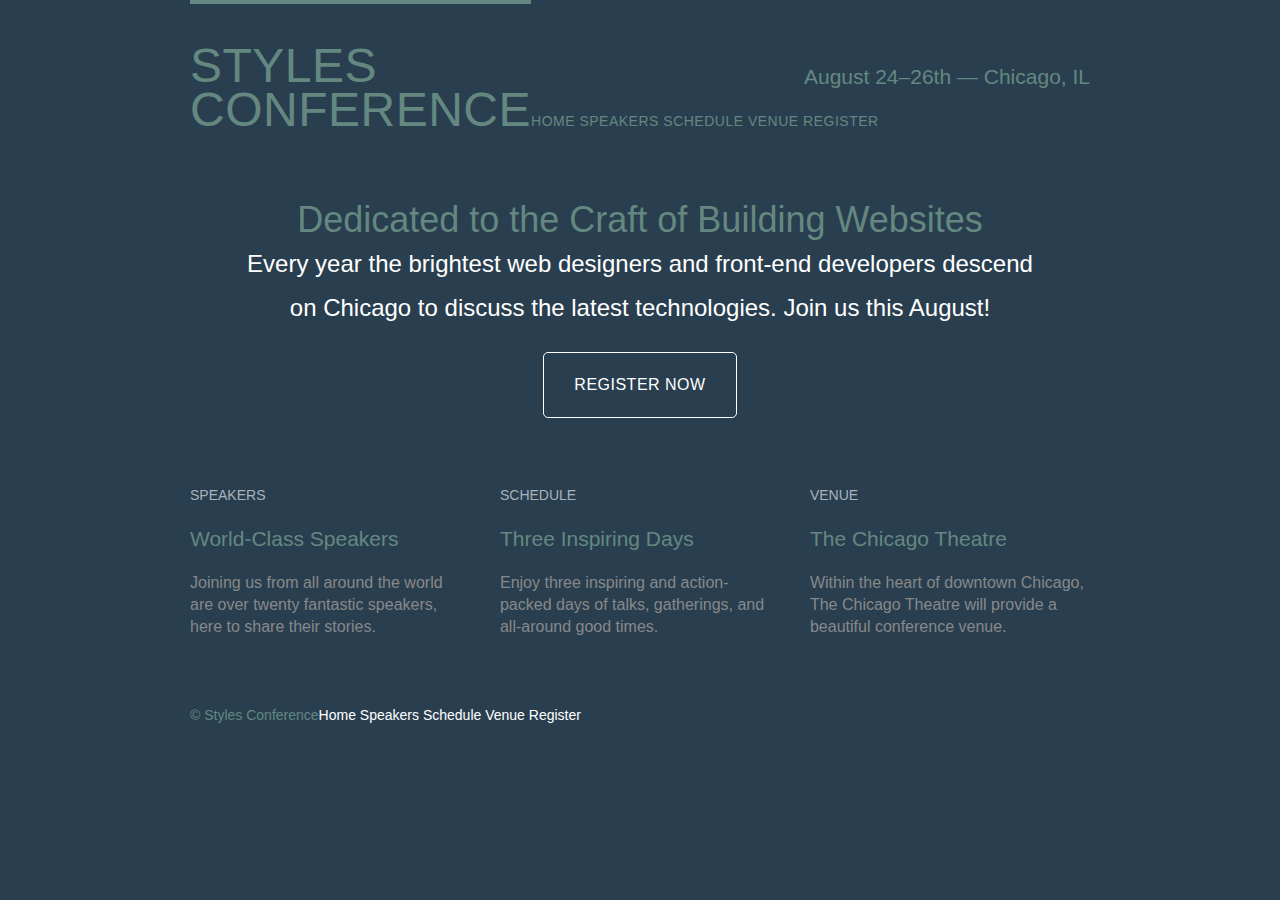
<file: index.html>
<!DOCTYPE html>
<html lang="en">

  <head>
    <meta charset="utf-8">
    <title>Styles Conference</title>
    <link rel="stylesheet" href="assets/stylesheets/main.css">
  </head>

  <body>

    <!-- Header -->

    <header class="container group">

      <h1 class="logo">
        <a href="index.html">Styles <br> Conference</a>
      </h1>

      <h3 class="tagline">August 24&ndash;26th &mdash; Chicago, IL</h3>

      <nav class="primary-nav">
        <a href="index.html">Home</a>
        <a href="speakers.html">Speakers</a>
        <a href="schedule.html">Schedule</a>
        <a href="venue.html">Venue</a>
        <a href="register.html">Register</a>
      </nav>

    </header>

    <!-- Hero -->

    <section class="hero container">

      <h2>Dedicated to the Craft of Building Websites</h2>

      <p>Every year the brightest web designers and front-end developers descend on Chicago to discuss the latest technologies. Join us this August!</p>

      <a class="btn btn-alt" href="register.html">Register Now</a>

    </section>

    <!-- Teasers -->

    <section class="grid">

      <!-- Speakers -->

      <section class="teaser col-1-3">
        <a href="speakers.html">
          <h5>Speakers</h5>
          <h3>World-Class Speakers</h3>
        </a>
        <p>Joining us from all around the world are over twenty fantastic speakers, here to share their stories.</p>
      </section><!--

      Schedule

      --><section class="teaser col-1-3">
        <a href="schedule.html">
          <h5>Schedule</h5>
          <h3>Three Inspiring Days</h3>
        </a>
        <p>Enjoy three inspiring and action-packed days of talks, gatherings, and all-around good times.</p>
      </section><!--

      Venue

      --><section class="teaser col-1-3">
        <a href="venue.html">
          <h5>Venue</h5>
          <h3>The Chicago Theatre</h3>
        </a>
        <p>Within the heart of downtown Chicago, The Chicago Theatre will provide a beautiful conference venue.</p>
      </section>

    </section>

    <!-- Footer -->

    <footer class="primary-footer container group">

      <small>&copy; Styles Conference</small>

      <nav>
        <a href="index.html">Home</a>
        <a href="speakers.html">Speakers</a>
        <a href="schedule.html">Schedule</a>
        <a href="venue.html">Venue</a>
        <a href="register.html">Register</a>
      </nav>

    </footer>

  </body>
</html>
</file>
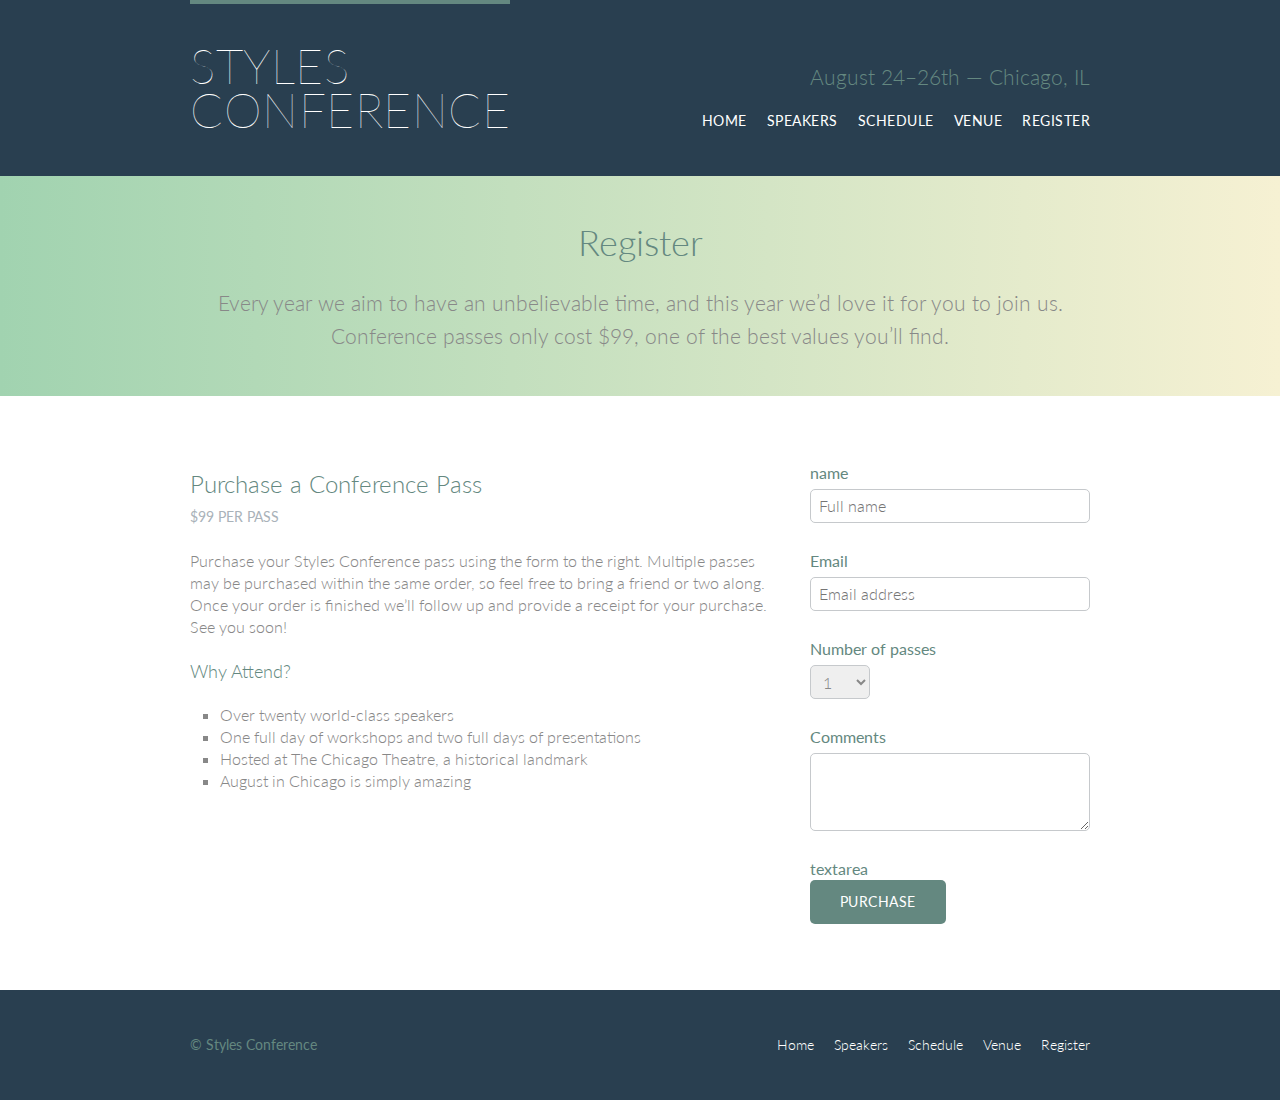
<file: register.html>
<!DOCTYPE html>
<html lang="en">

  <head>
    <meta charset="utf-8">
    <title>Register - Styles Conference</title>
    <link rel="stylesheet" href="assets/stylesheets/main.css">
    <link rel="stylesheet" href="http://fonts.googleapis.com/css?family=Lato:100,300,400">
  </head>

  <body>

    <!-- Header -->

    <header class="primary-header container group">

      <h1 class="logo">
        <a href="index.html">Styles <br> Conference</a>
      </h1>

      <h3 class="tagline">August 24&ndash;26th &mdash; Chicago, IL</h3>

      <nav class="nav primary-nav">
        <ul>
          <li><a href="index.html">Home</a></li><!--
          --><li><a href="speakers.html">Speakers</a></li><!--
          --><li><a href="schedule.html">Schedule</a></li><!--
          --><li><a href="venue.html">Venue</a></li><!--
          --><li><a href="register.html">Register</a></li>
        </ul>
      </nav>

    </header>

    <!-- Lead -->

    <section class="row-alt">
      <div class="lead container">

        <h1>Register</h1>

        <p>Every year we aim to have an unbelievable time, and this year we&#8217;d love it for you to join us. Conference passes only cost $99, one of the best values you&#8217;ll find.</p>

      </div>
    </section>

    <section class="row"> 
      <div class="grid">
          <section class="col-2-3">
            <h2>Purchase a Conference Pass</h2>
            <h5>$99 per Pass</h5>

            <p>Purchase your Styles Conference pass using the form to the right. Multiple passes may be purchased within the same order, so feel free to bring a friend or two along. Once your order is finished we&#8217;ll follow up and provide a receipt for your purchase. See you soon!</p>

            <h4>Why Attend?</h4>

            <ul class="why-attend">
            <li>Over twenty world-class speakers</li>
              <li>One full day of workshops and two full days of presentations</li>
              <li>Hosted at The Chicago Theatre, a historical landmark</li>
              <li>August in Chicago is simply amazing</li>
            </ul>
        </section><!--

        --><form class="col-1-3" action="#" method="post"> 
            <fieldset class="register-group">
              <label>
                name<input type="text" name="name" placeholder="Full name" required>
              </label>
              <label>
                Email
                <input type="email" name="email" placeholder="Email address" required>
              </label>
              <label>
                Number of passes
                <select name="quantity" required>
                  <option value="1" selected>1</option>
                  <option value="2">2</option>
                  <option value="3">3</option>
                  <option value="4">4</option>
                  <option value="5">5</option>
                </select>
              </label>

              <label>
                Comments
                <textarea name="comments"></textarea>textarea</textarea>
              </label>  
            
              </fieldset>
              
                <input class="btn btn-default" type="submit" name="submit" value="Purchase">

          </form>

        </div>

    </section>

    <!-- Footer -->

    <footer class="primary-footer container group">

      <small>&copy; Styles Conference</small>

      <nav class="nav">
        <ul>
          <li><a href="index.html">Home</a></li><!--
          --><li><a href="speakers.html">Speakers</a></li><!--
          --><li><a href="schedule.html">Schedule</a></li><!--
          --><li><a href="venue.html">Venue</a></li><!--
          --><li><a href="register.html">Register</a></li>
        </ul>
      </nav>

    </footer>

  </body>
</html>
</file>
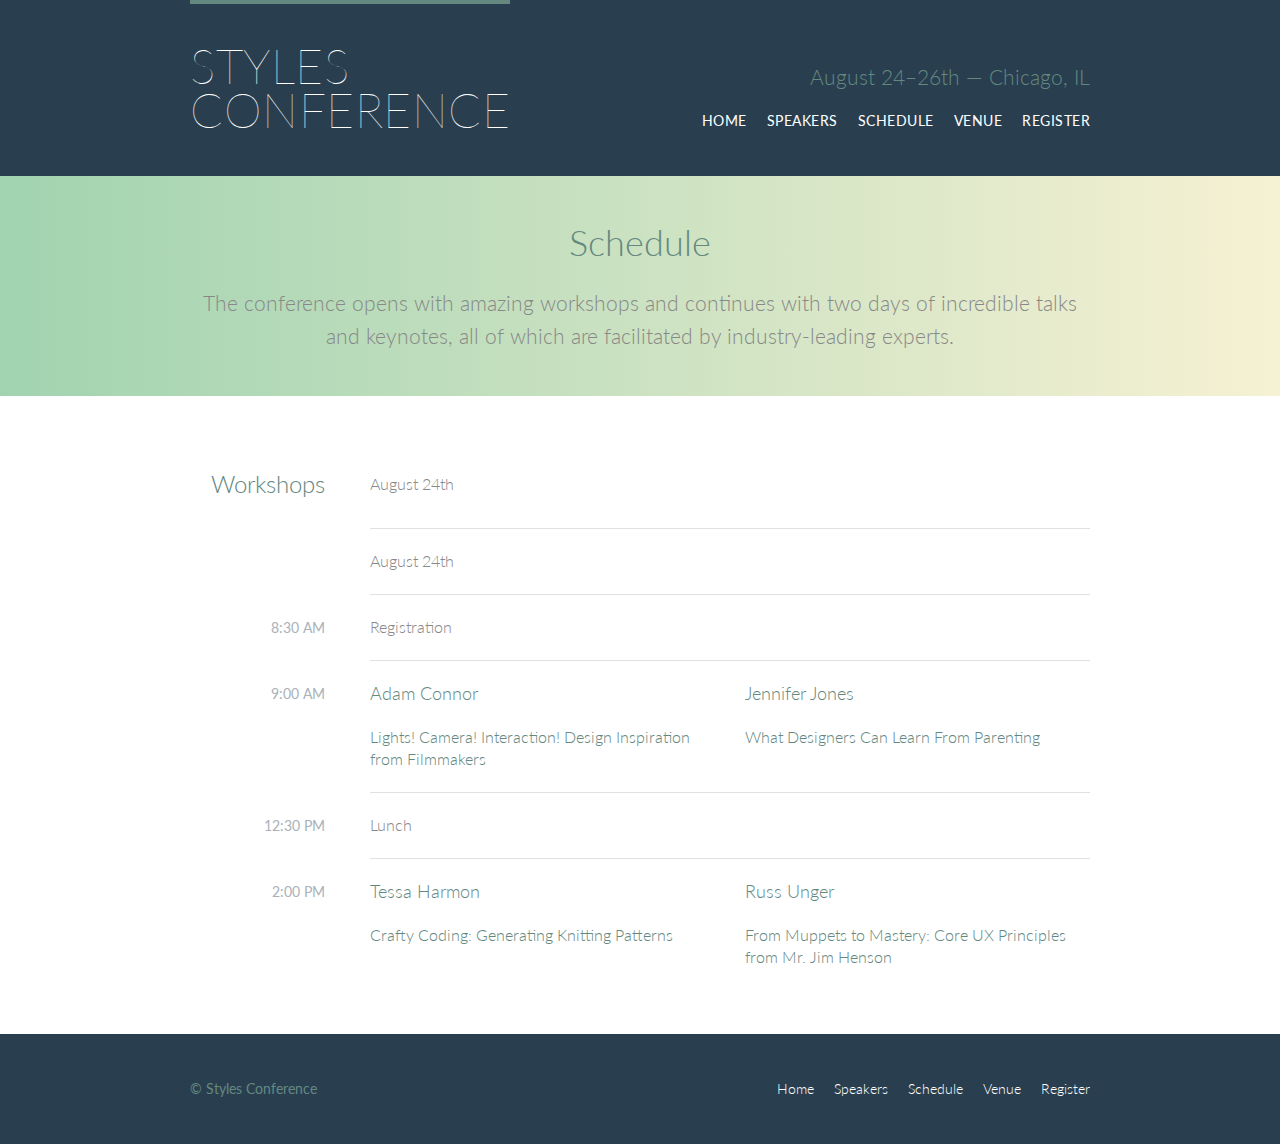
<file: schedule.html>
<!DOCTYPE html>
<html lang="en">

  <head>
    <meta charset="utf-8">
    <title>Schedule - Styles Conference</title>
    <link rel="stylesheet" href="assets/stylesheets/main.css">
    <link rel="stylesheet" href="http://fonts.googleapis.com/css?family=Lato:100,300,400">
  </head>

  <body>

    <!-- Header -->

    <header class="primary-header container group">

      <h1 class="logo">
        <a href="index.html">Styles <br> Conference</a>
      </h1>

      <h3 class="tagline">August 24&ndash;26th &mdash; Chicago, IL</h3>

      <nav class="nav primary-nav">
        <ul>
          <li><a href="index.html">Home</a></li><!--
          --><li><a href="speakers.html">Speakers</a></li><!--
          --><li><a href="schedule.html">Schedule</a></li><!--
          --><li><a href="venue.html">Venue</a></li><!--
          --><li><a href="register.html">Register</a></li>
        </ul>
      </nav>

    </header>

    <!-- Lead -->

    <section class="row-alt">
      <div class="lead container">

        <h1>Schedule</h1>

        <p>The conference opens with amazing workshops and continues with two days of incredible talks and keynotes, all of which are facilitated by industry-leading experts.</p>

      </div>
    </section>

    <section class="row">
      <div class="container">
        <table>
          <thead>
            <tr>
              <th scope="row">Workshops</th>
              <td colspon="2">August 24th</td>
            </tr>
          </thead>
          <tr>
            <th scope="row"
              Workshops
      </th>
      <td class="schedule-offset" colspan="2">
        August 24th
          </tr>
          <tbody>
            <tr>
              <th scope="row"> 
                <time datetime="08:30:00">8:30 AM</time>
                </th>
                <td colspan="2">Registration</td>
            </tr>
            <tr>
              <th scope="row">
                <time datetime="09:00:00">9:00 AM</time>
              </th>
              <td>
                <a href="speakers.html/#adam-connor">
                  <h4>Adam Connor</h4>
                  Lights! Camera! Interaction! Design Inspiration from Filmmakers
                </a>
              </td>
              <td>
                <a href="speakers.html#jennifer-jones">
                  <h4>Jennifer Jones</h4>
                  What Designers Can Learn From Parenting
                </a>
              </td>
            </tr>
            <tr>
      <th scope="row">
        <time datetime="12:30:00">12:30 PM</time>
      </th>
      <td colspan="2">
        Lunch
      </td>
    </tr>
    <tr>
      <th scope="row">
        <time datetime="14:00">2:00 PM</time>
      </th>
      <td>
        <a href="speakers.html#tessa-harmon">
          <h4>Tessa Harmon</h4>
          Crafty Coding: Generating Knitting Patterns
        </a>
      </td>
      <td>
        <a href="speakers.html#russ-unger">
          <h4>Russ Unger</h4>
          From Muppets to Mastery: Core UX Principles from Mr. Jim Henson
                </a>
              </td>
            </tr>
          </tbody>
        </table>
      </div>

    </section>

    <!-- Footer -->

    <footer class="primary-footer container group">

      <small>&copy; Styles Conference</small>

      <nav class="nav">
        <ul>
          <li><a href="index.html">Home</a></li><!--
          --><li><a href="speakers.html">Speakers</a></li><!--
          --><li><a href="schedule.html">Schedule</a></li><!--
          --><li><a href="venue.html">Venue</a></li><!--
          --><li><a href="register.html">Register</a></li>
        </ul>
      </nav>

    </footer>

  </body>
</html>
</file>
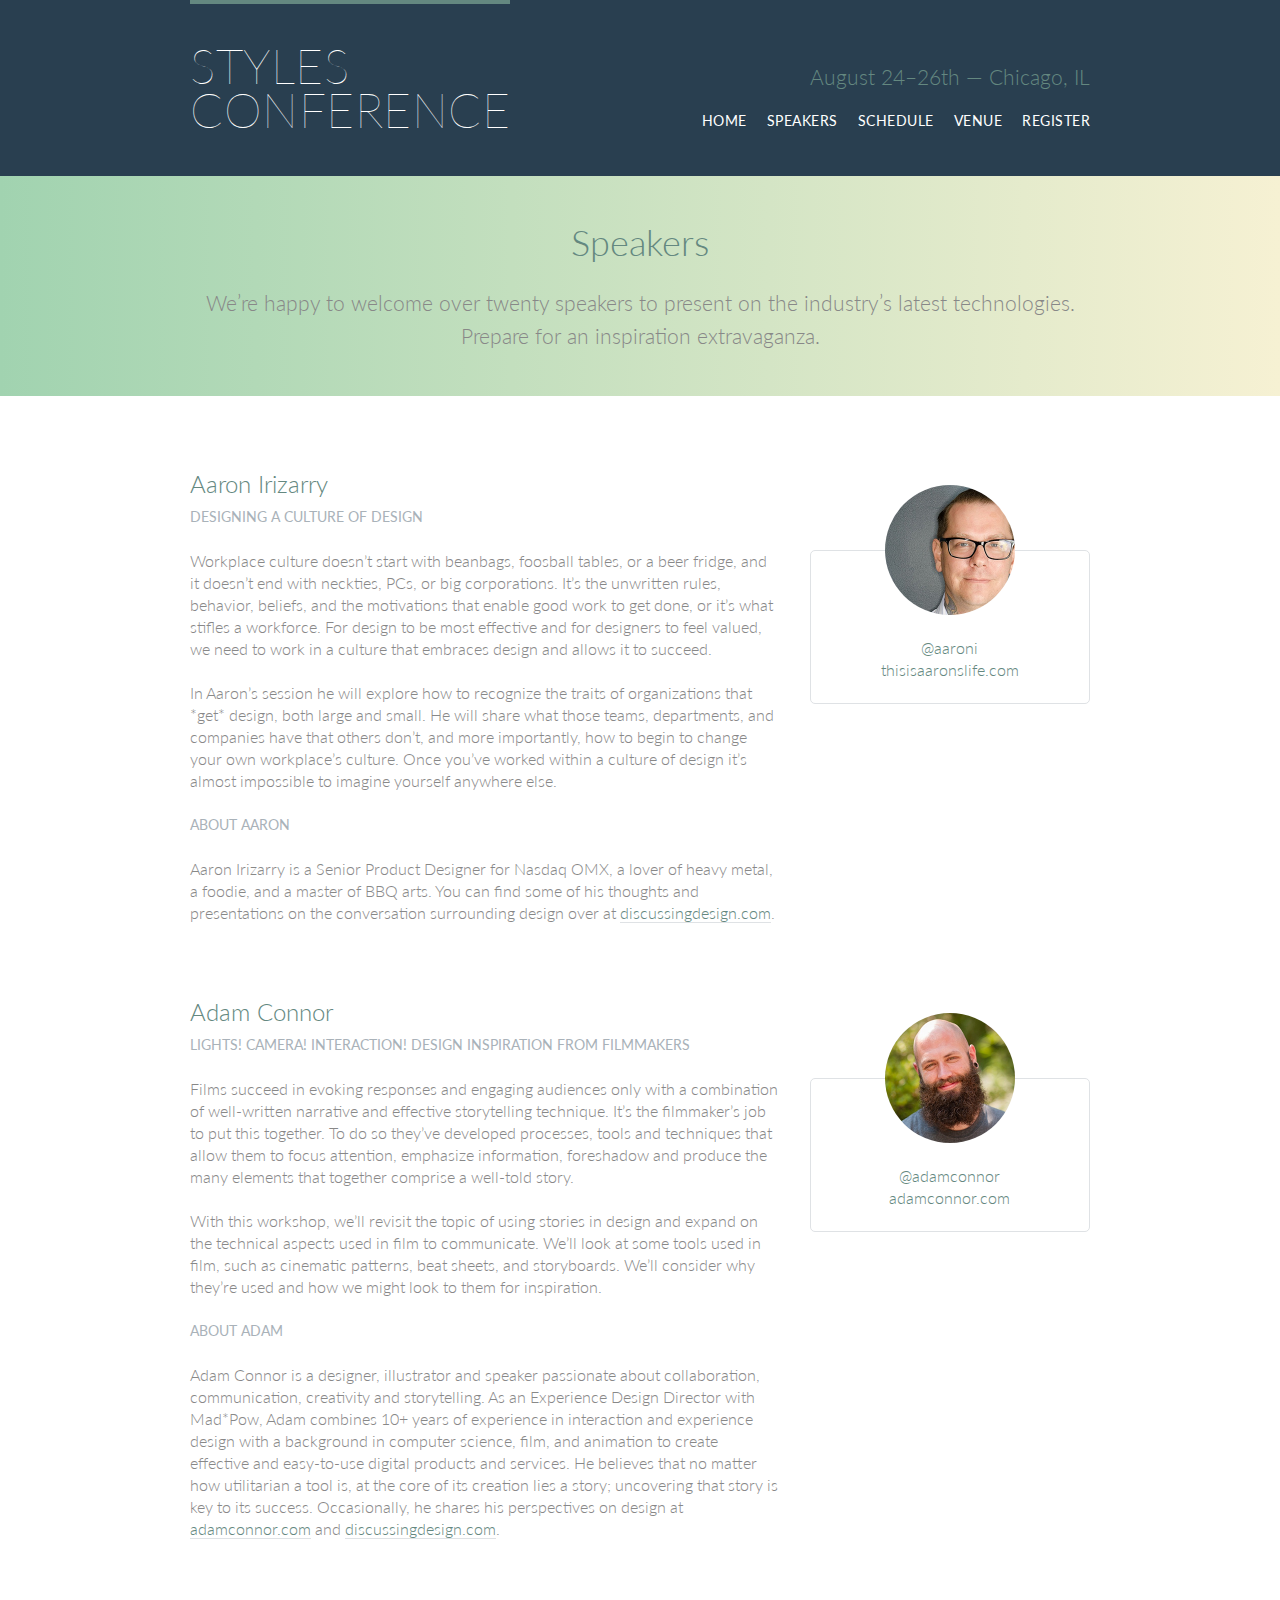
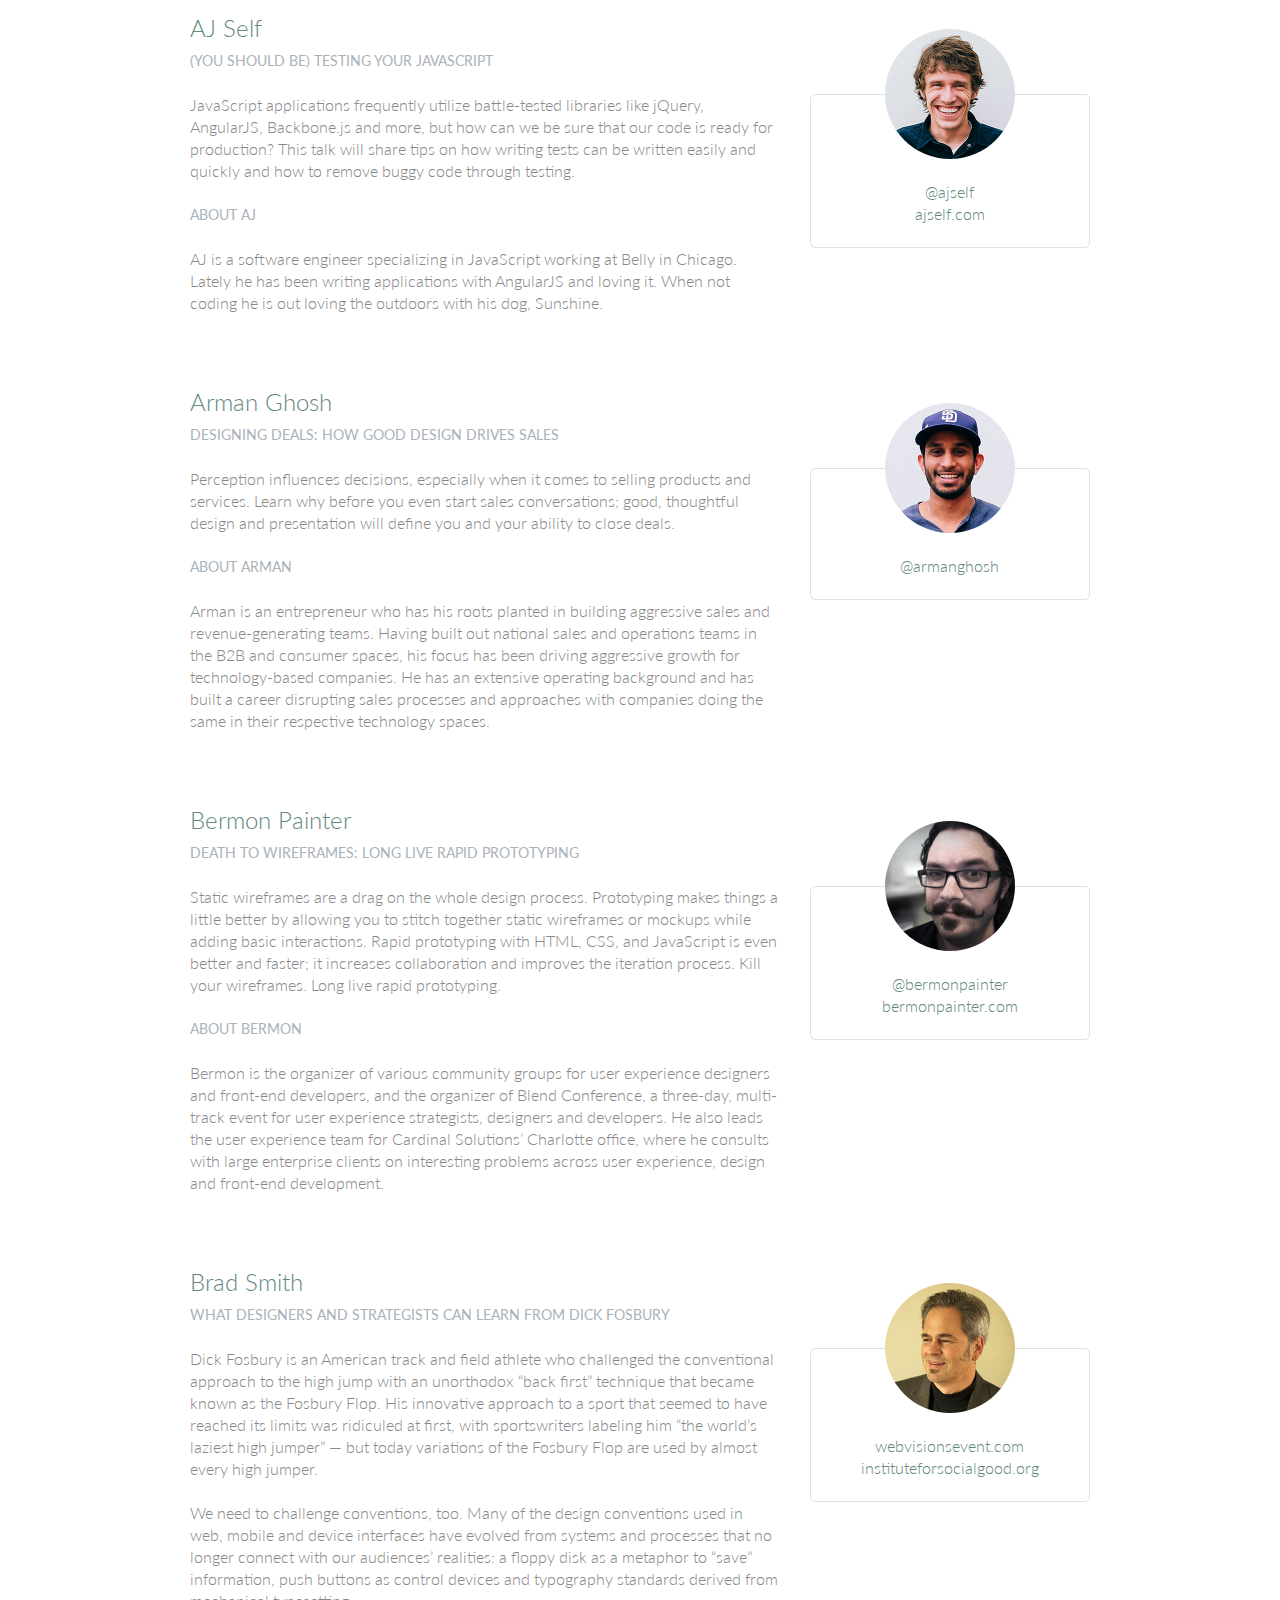
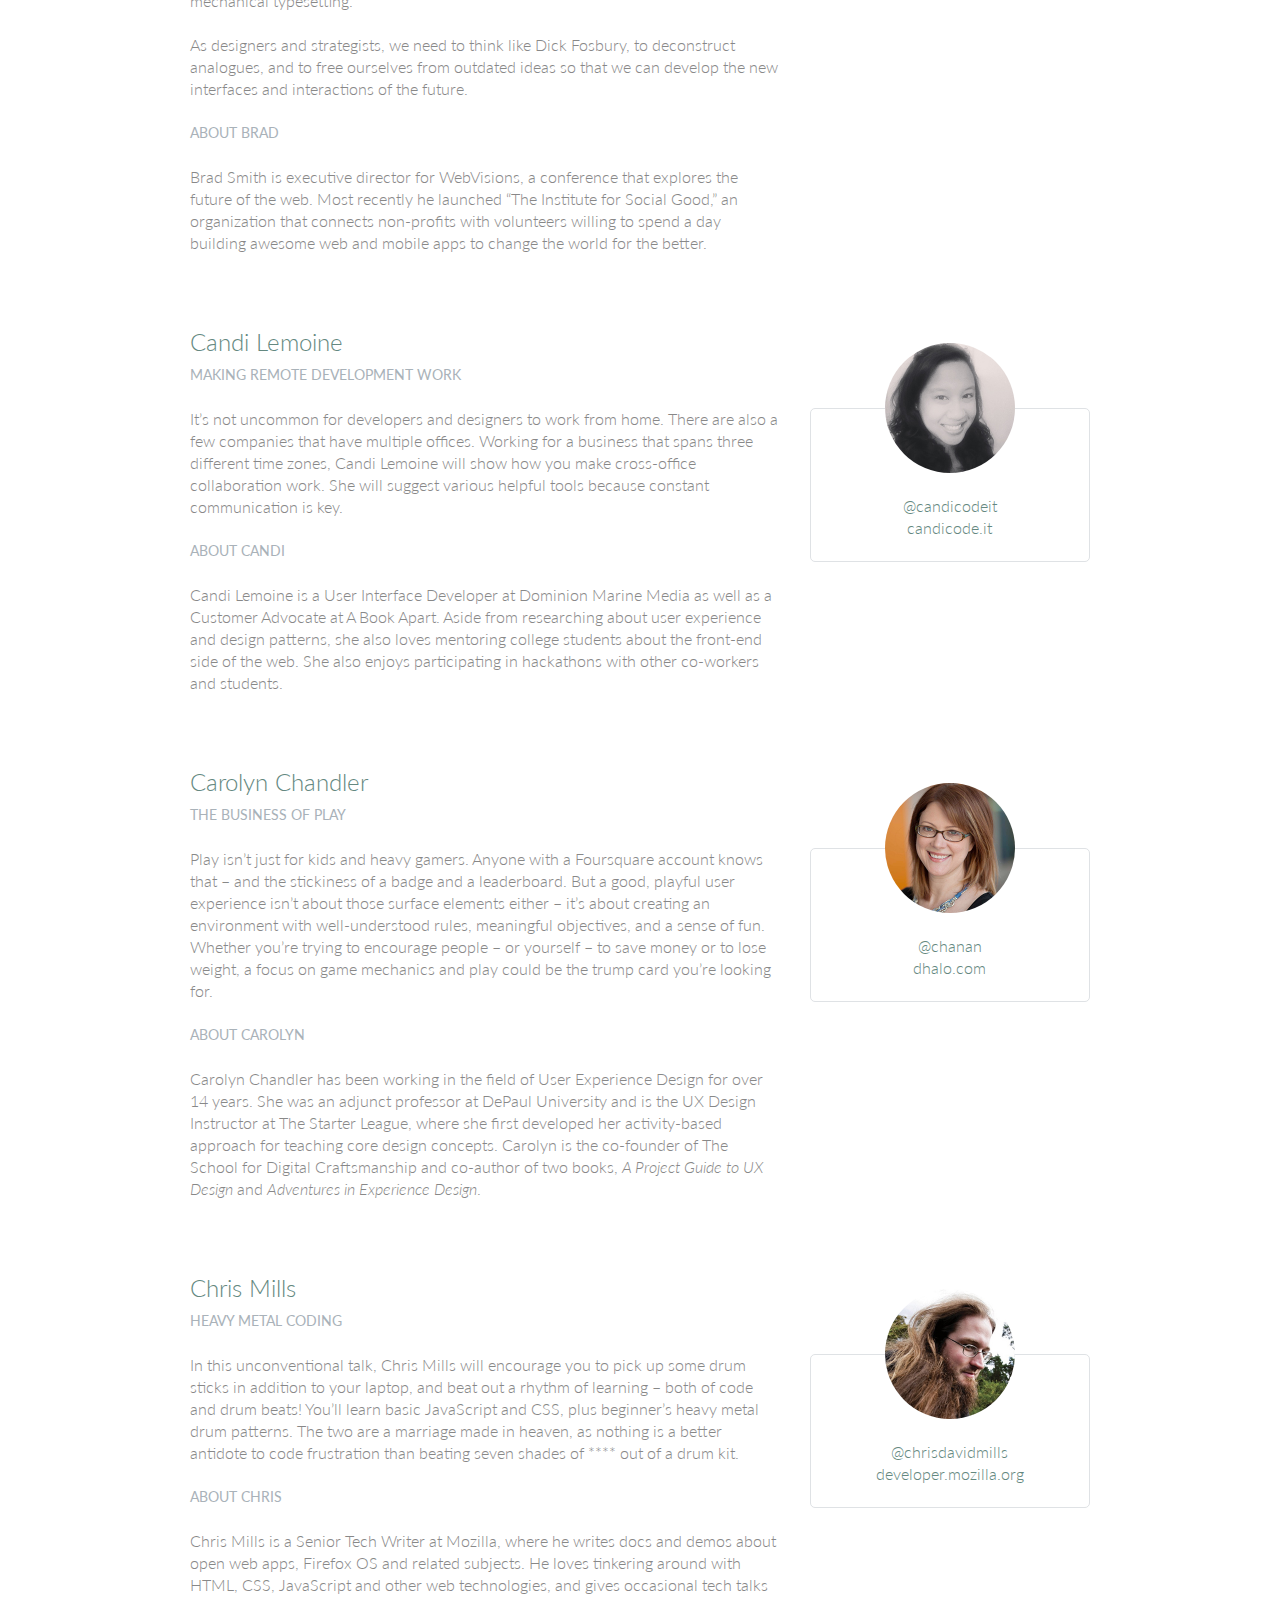
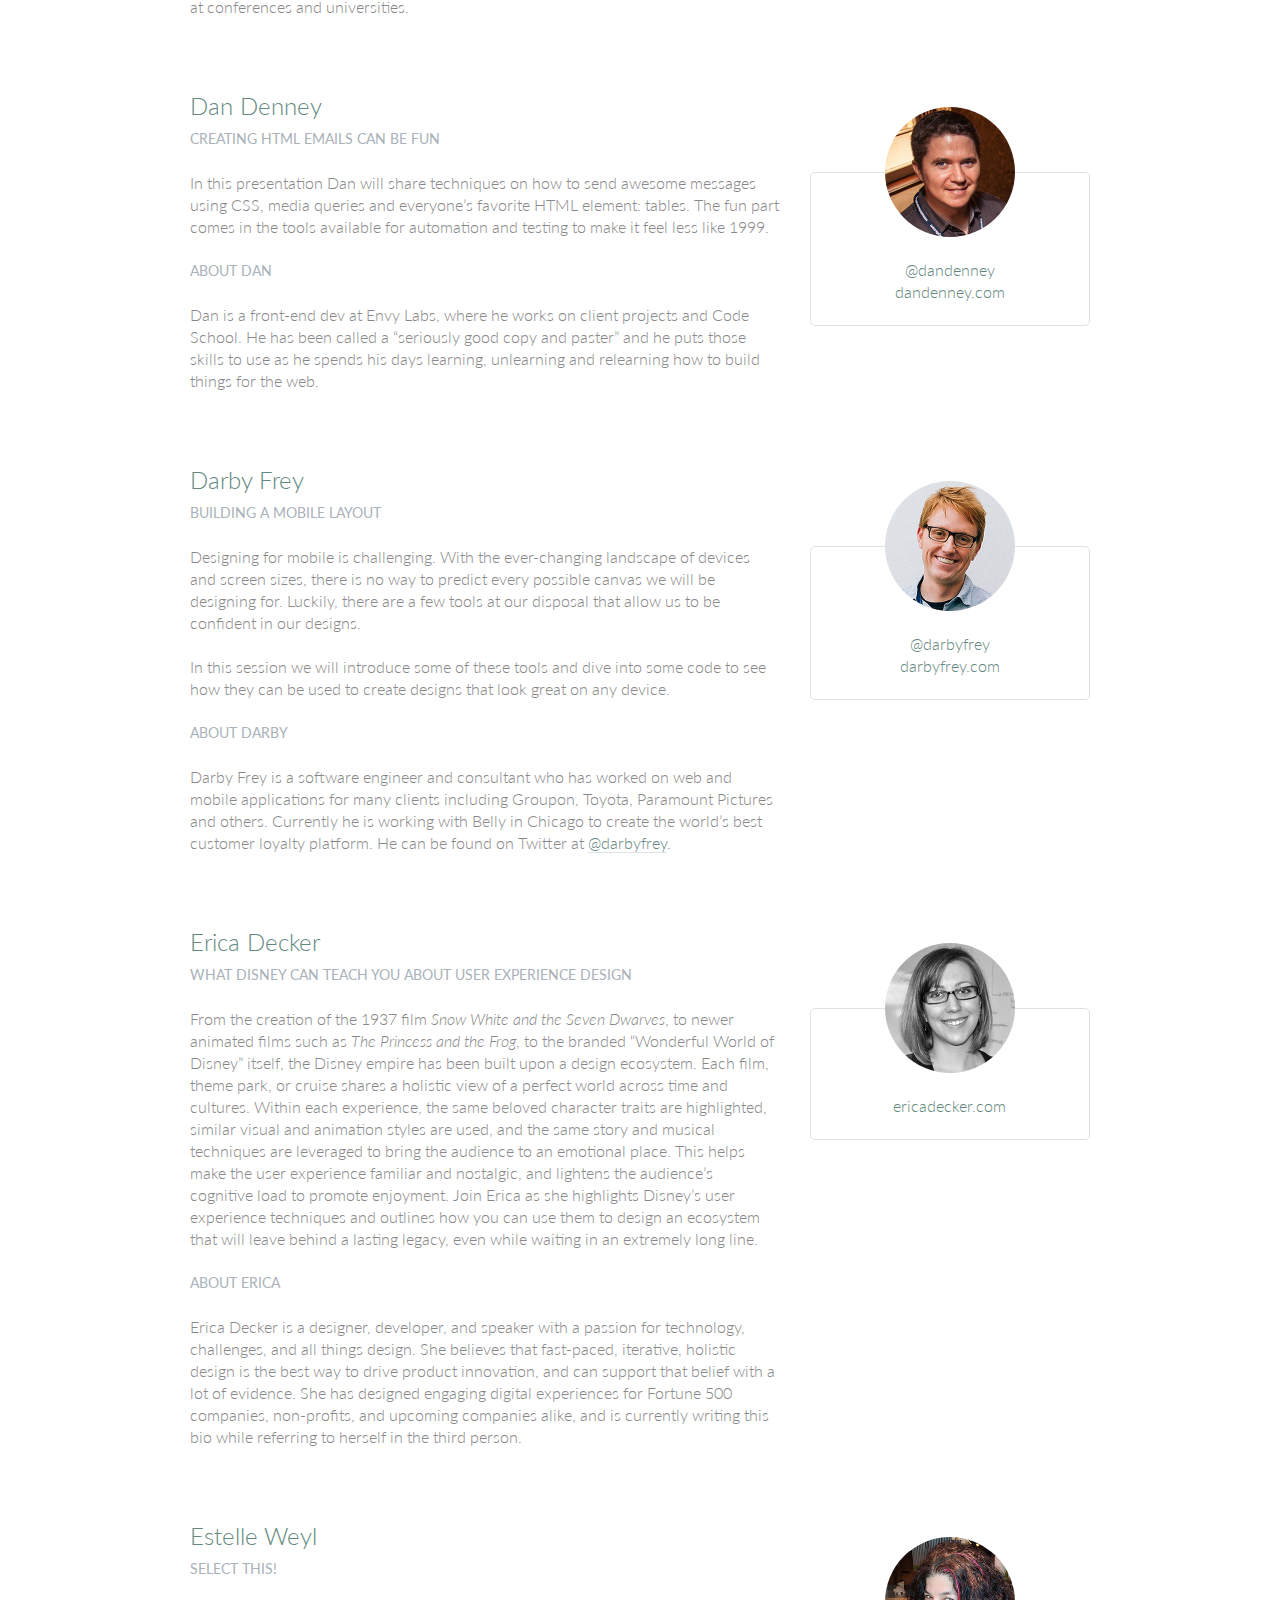
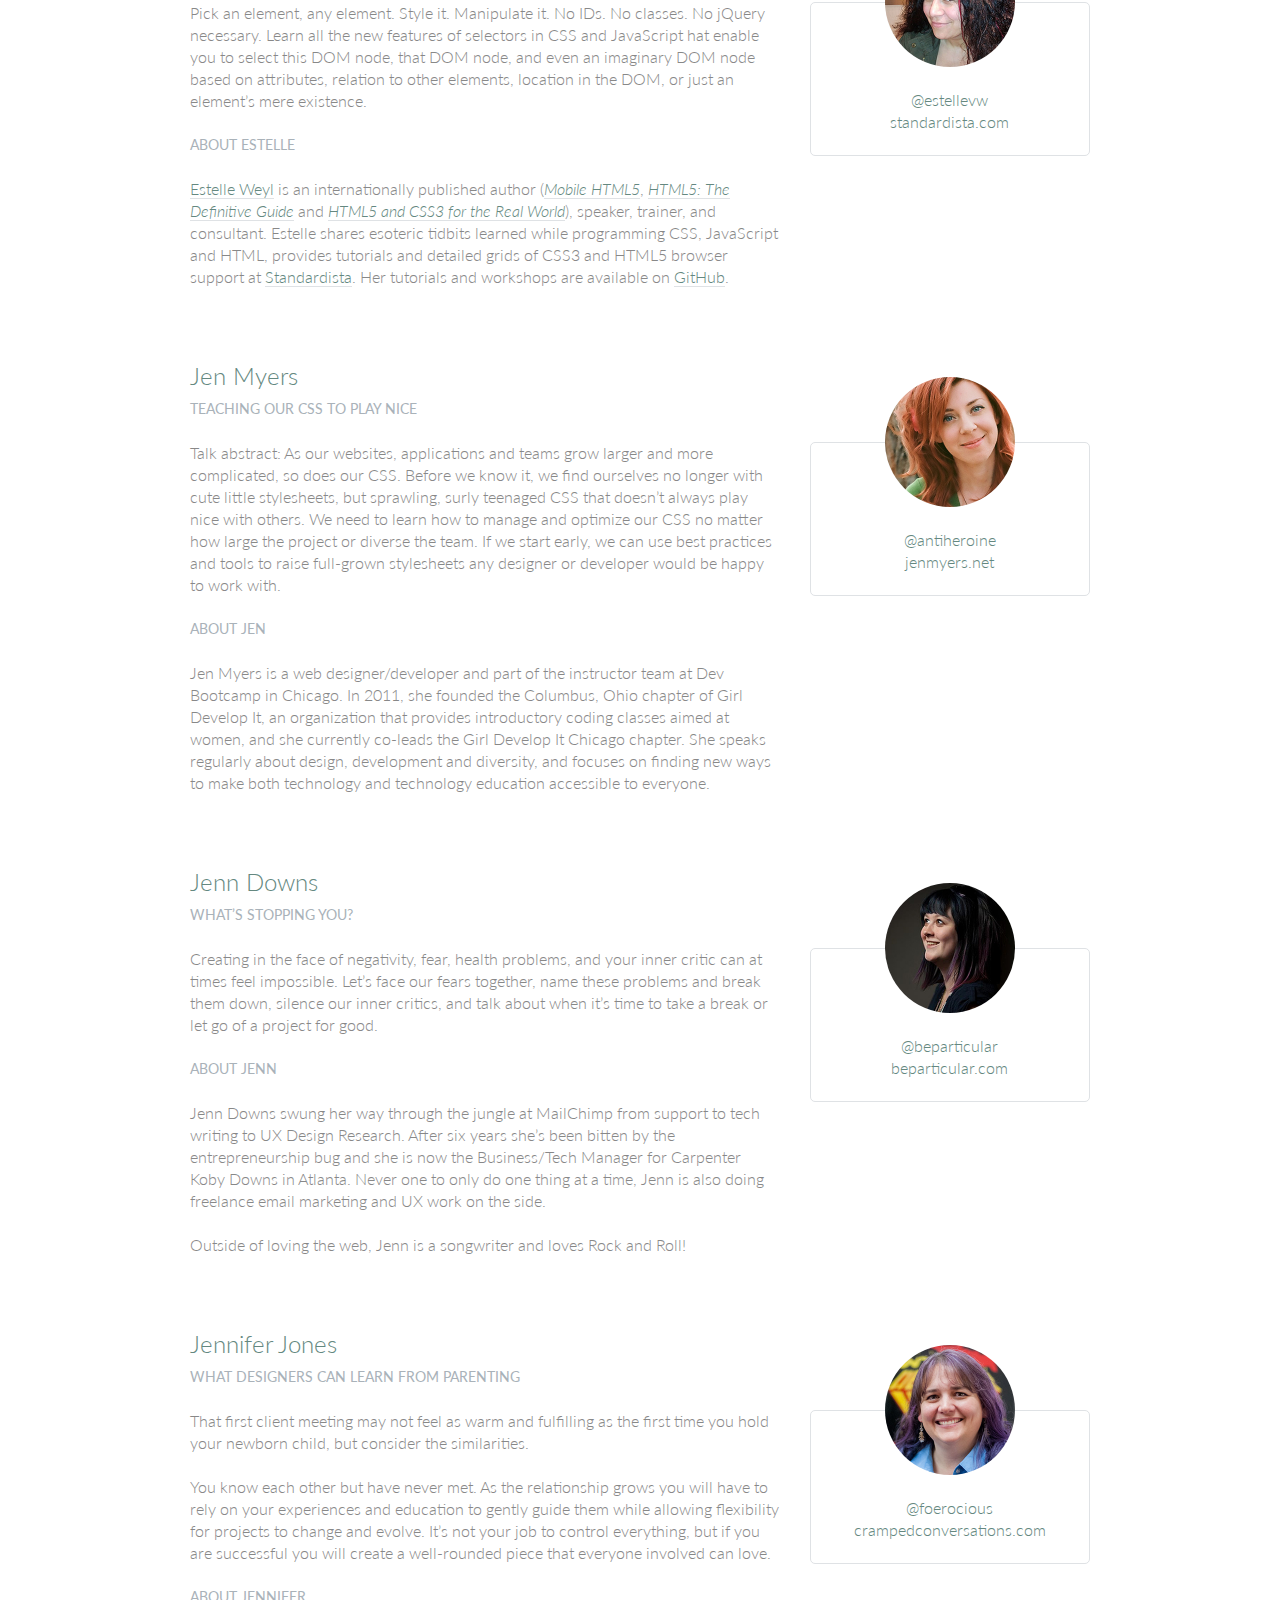
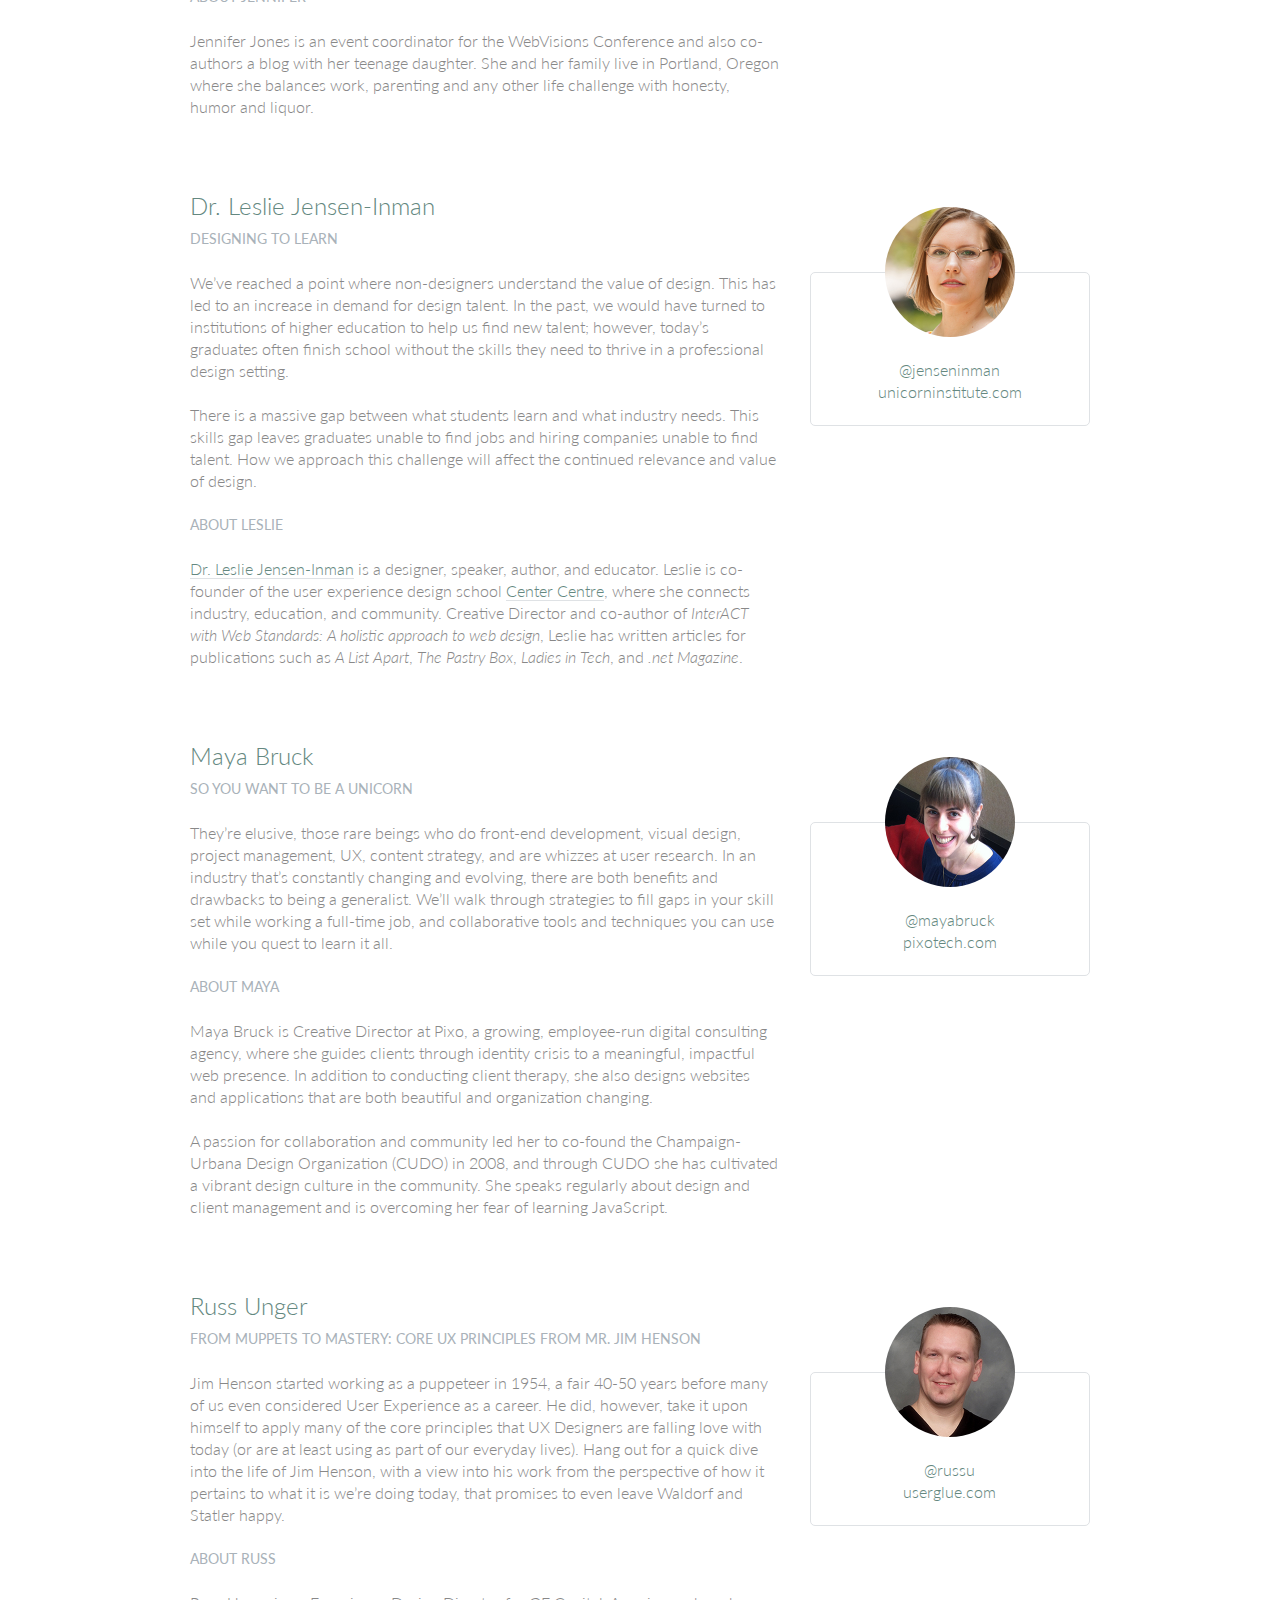
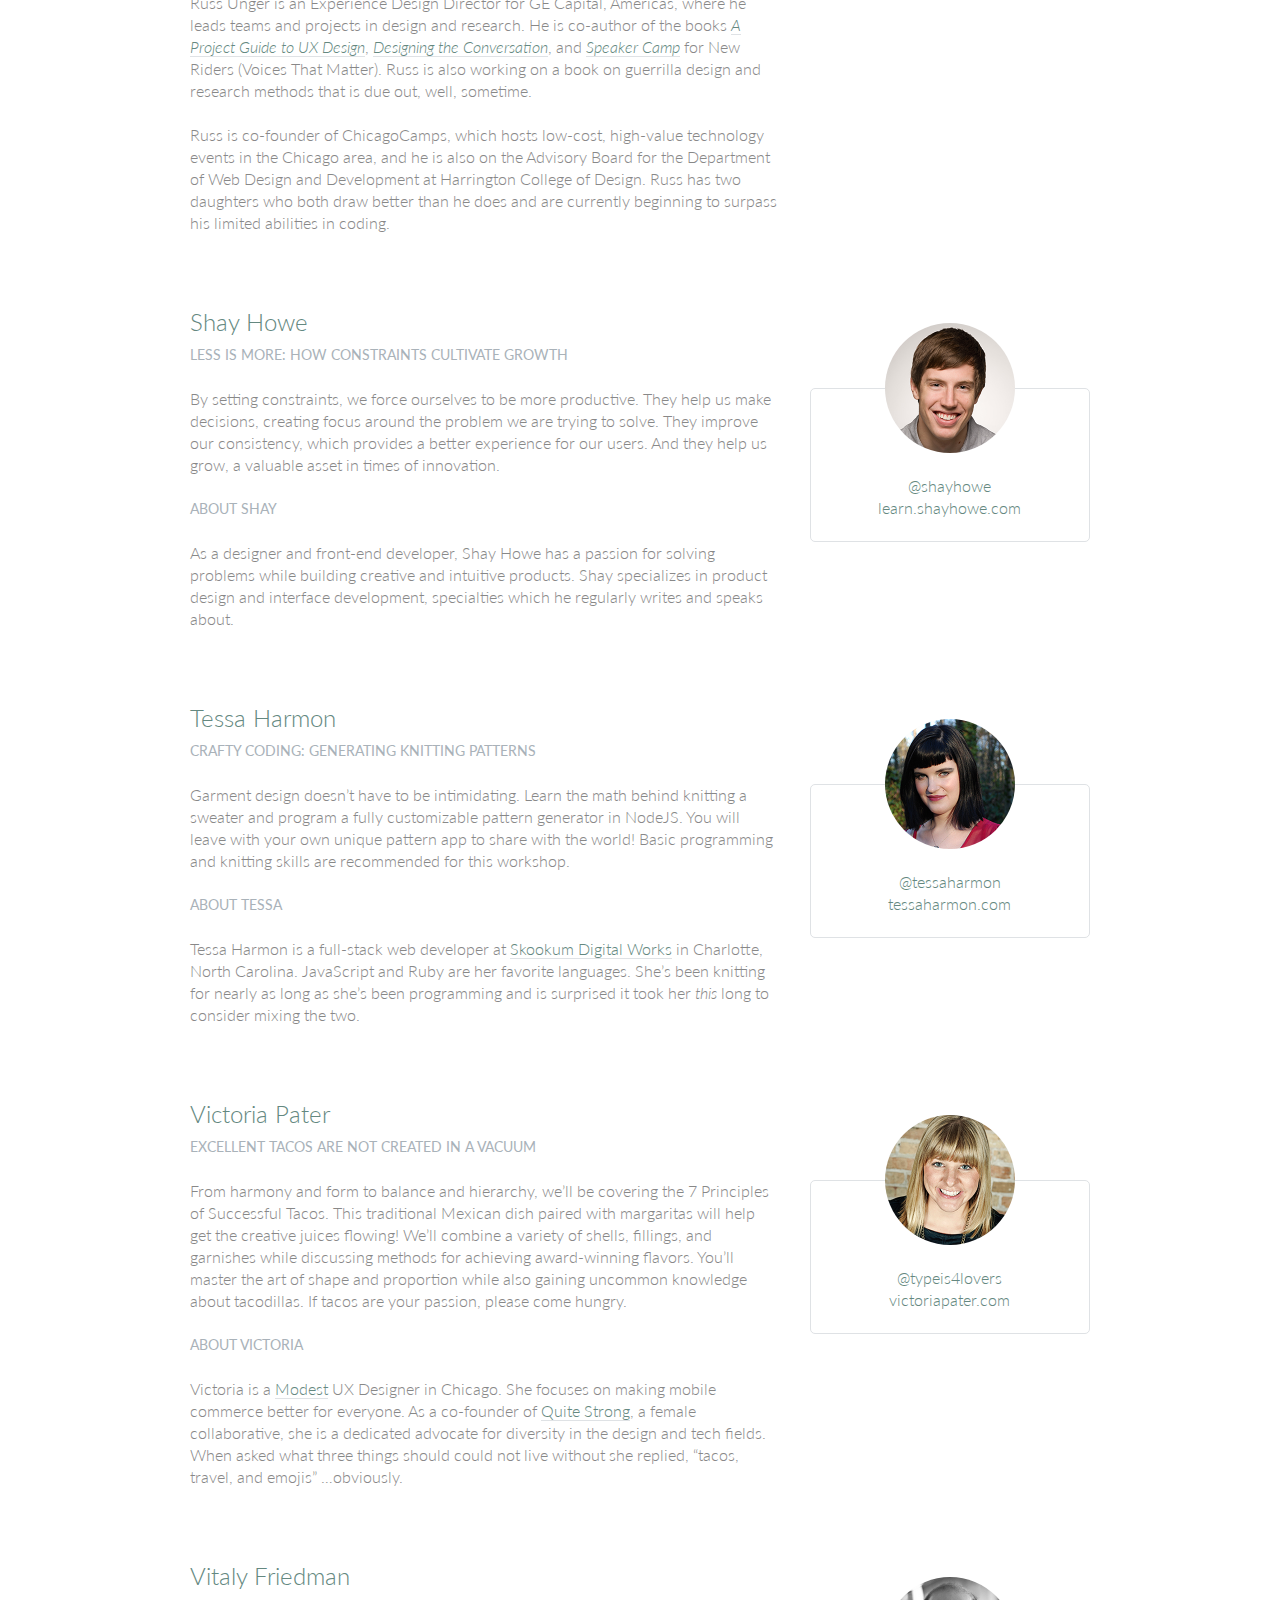
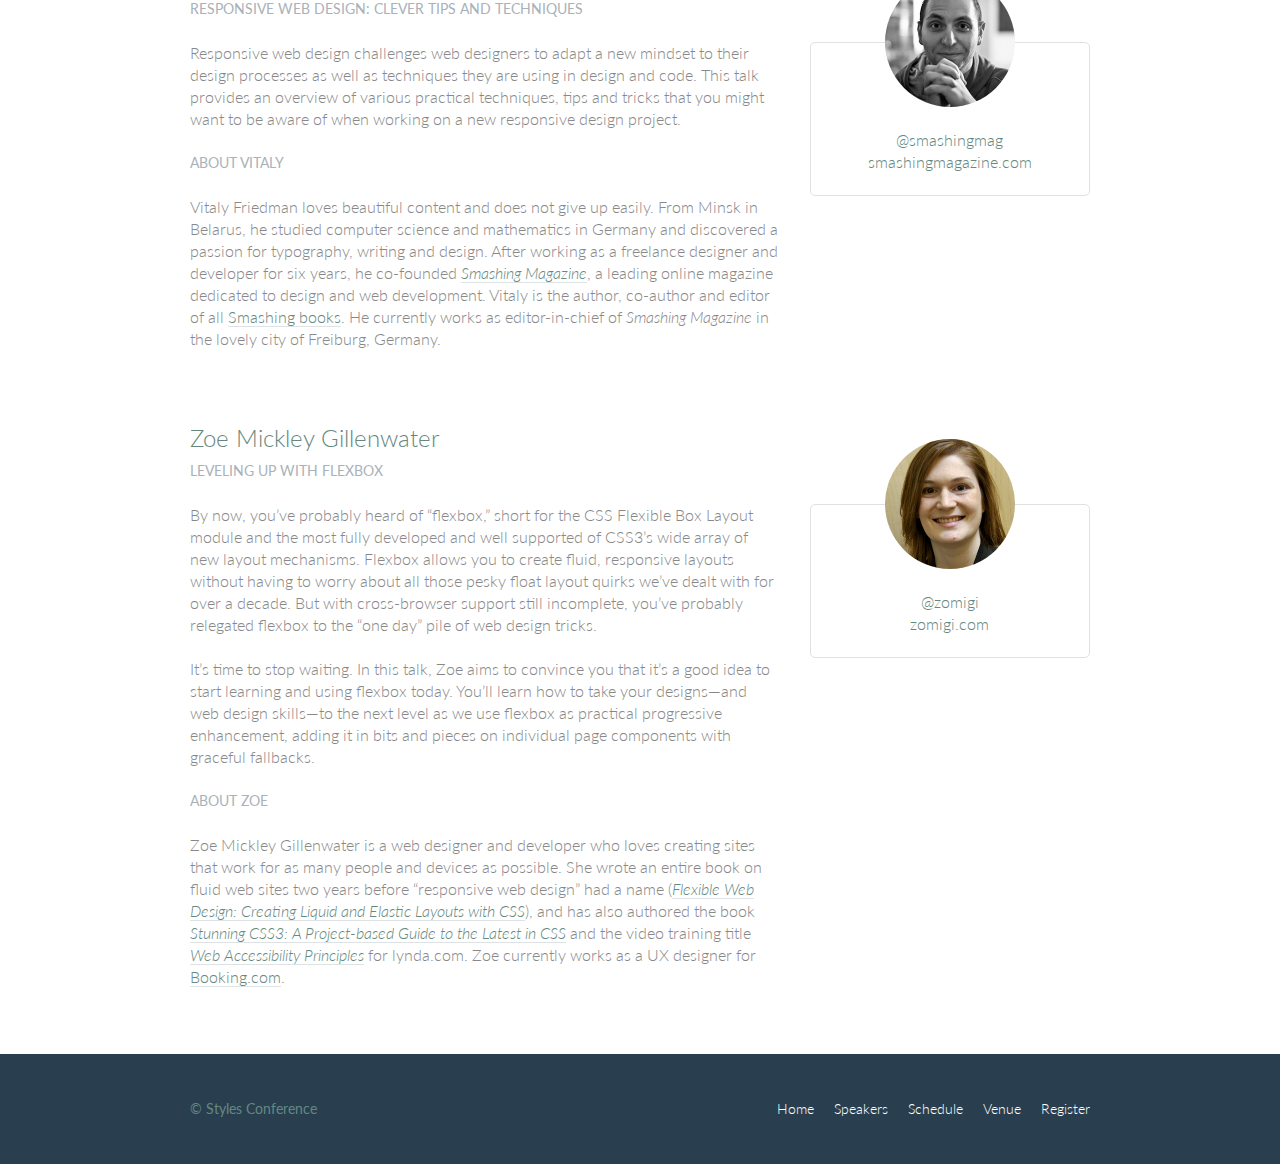
<file: speakers.html>
<!DOCTYPE html>
<html lang="en">

  <head>
    <meta charset="utf-8">
    <title>Speakers - Styles Conference</title>
    <link rel="stylesheet" href="assets/stylesheets/main.css">
    <link rel="stylesheet" href="http://fonts.googleapis.com/css?family=Lato:100,300,400">
  </head>

  <body>

    <!-- Header -->

    <header class="primary-header container group">

      <h1 class="logo">
        <a href="index.html">Styles <br> Conference</a>
      </h1>

      <h3 class="tagline">August 24&ndash;26th &mdash; Chicago, IL</h3>

      <nav class="nav primary-nav">
        <ul>
          <li><a href="index.html">Home</a></li><!--
          --><li><a href="speakers.html">Speakers</a></li><!--
          --><li><a href="schedule.html">Schedule</a></li><!--
          --><li><a href="venue.html">Venue</a></li><!--
          --><li><a href="register.html">Register</a></li>
        </ul>
      </nav>

    </header>

    <!-- Lead -->

    <section class="row-alt">
      <div class="lead container">

        <h1>Speakers</h1>

        <p>We&#8217;re happy to welcome over twenty speakers to present on the industry&#8217;s latest technologies. Prepare for an inspiration extravaganza.</p>

      </div>
    </section>

    <!-- Main content -->

    <section class="row">
      <div class="grid">

        <!-- Aaron Irizarry -->

        <section class="speaker" id="aaron-irizarry">

          <div class="col-2-3">

            <h2>Aaron Irizarry</h2>
            <h5>Designing a Culture of Design</h5>

            <p>Workplace culture doesn&#8217;t start with beanbags, foosball tables, or a beer fridge, and it doesn&#8217;t end with neckties, PCs, or big corporations. It&#8217;s the unwritten rules, behavior, beliefs, and the motivations that enable good work to get done, or it&#8217;s what stifles a workforce. For design to be most effective and for designers to feel valued, we need to work in a culture that embraces design and allows it to succeed.</p>

            <p>In Aaron&#8217;s session he will explore how to recognize the traits of organizations that *get* design, both large and small. He will share what those teams, departments, and companies have that others don&#8217;t, and more importantly, how to begin to change your own workplace&#8217;s culture. Once you&#8217;ve worked within a culture of design it&#8217;s almost impossible to imagine yourself anywhere else.</p>

            <h5>About Aaron</h5>

            <p>Aaron Irizarry is a Senior Product Designer for Nasdaq OMX, a lover of heavy metal, a foodie, and a master of BBQ arts. You can find some of his thoughts and presentations on the conversation surrounding design over at <a href="http://www.discussingdesign.com/">discussingdesign.com</a>.</p>

          </div><!--

          --><aside class="col-1-3">
            <div class="speaker-info">

              <img src="assets/images/speakers/aaron-irizarry.jpg" alt="Aaron Irizarry">

              <ul>
                <li><a href="https://twitter.com/aaroni">@aaroni</a></li>
                <li><a href="http://www.thisisaaronslife.com/">thisisaaronslife.com</a></li>
              </ul>

            </div>
          </aside>

        </section>

        <!-- Adam Connor -->

        <section class="speaker" id="adam-connor">

          <div class="col-2-3">

            <h2>Adam Connor</h2>
            <h5>Lights! Camera! Interaction! Design Inspiration from Filmmakers</h5>

            <p>Films succeed in evoking responses and engaging audiences only with a combination of well-written narrative and effective storytelling technique. It&#8217;s the filmmaker&#8217;s job to put this together. To do so they&#8217;ve developed processes, tools and techniques that allow them to focus attention, emphasize information, foreshadow and produce the many elements that together comprise a well-told story.</p>

            <p>With this workshop, we&#8217;ll revisit the topic of using stories in design and expand on the technical aspects used in film to communicate. We&#8217;ll look at some tools used in film, such as cinematic patterns, beat sheets, and storyboards. We&#8217;ll consider why they&#8217;re used and how we might look to them for inspiration.</p>

            <h5>About Adam</h5>

            <p>Adam Connor is a designer, illustrator and speaker passionate about collaboration, communication, creativity and storytelling. As an Experience Design Director with Mad*Pow, Adam combines 10+ years of experience in interaction and experience design with a background in computer science, film, and animation to create effective and easy-to-use digital products and services. He believes that no matter how utilitarian a tool is, at the core of its creation lies a story; uncovering that story is key to its success. Occasionally, he shares his perspectives on design at <a href="http://adamconnor.com/">adamconnor.com</a> and <a href="http://www.discussingdesign.com/">discussingdesign.com</a>.</p>

          </div><!--

          --><aside class="col-1-3">
            <div class="speaker-info">

              <img src="assets/images/speakers/adam-connor.jpg" alt="Adam Connor">

              <ul>
                <li><a href="https://twitter.com/adamconnor">@adamconnor</a></li>
                <li><a href="http://adamconnor.com/">adamconnor.com</a></li>
              </ul>

            </div>
          </aside>

        </section>

        <!-- AJ Self -->

        <section class="speaker" id="aj-self">

          <div class="col-2-3">

            <h2>AJ Self</h2>
            <h5>(You Should Be) Testing Your JavaScript</h5>

            <p>JavaScript applications frequently utilize battle-tested libraries like jQuery, AngularJS, Backbone.js and more, but how can we be sure that our code is ready for production? This talk will share tips on how writing tests can be written easily and quickly and how to remove buggy code through testing.</p>

            <h5>About AJ</h5>

            <p>AJ is a software engineer specializing in JavaScript working at Belly in Chicago. Lately he has been writing applications with AngularJS and loving it. When not coding he is out loving the outdoors with his dog, Sunshine.</p>

          </div><!--

          --><aside class="col-1-3">
            <div class="speaker-info">

              <img src="assets/images/speakers/aj-self.jpg" alt="AJ Self">

              <ul>
                <li><a href="https://twitter.com/ajself">@ajself</a></li>
                <li><a href="http://www.ajself.com/">ajself.com</a></li>
              </ul>

            </div>
          </aside>

        </section>

        <!-- Arman Ghosh -->

        <section class="speaker" id="arman-ghosh">

          <div class="col-2-3">

            <h2>Arman Ghosh</h2>
            <h5>Designing Deals: How Good Design Drives Sales</h5>

            <p>Perception influences decisions, especially when it comes to selling products and services. Learn why before you even start sales conversations; good, thoughtful design and presentation will define you and your ability to close deals.</p>

            <h5>About Arman</h5>

            <p>Arman is an entrepreneur who has his roots planted in building aggressive sales and revenue-generating teams. Having built out national sales and operations teams in the B2B and consumer spaces, his focus has been driving aggressive growth for technology-based companies. He has an extensive operating background and has built a career disrupting sales processes and approaches with companies doing the same in their respective technology spaces.</p>

          </div><!--

          --><aside class="col-1-3">
            <div class="speaker-info">

              <img src="assets/images/speakers/arman-ghosh.jpg" alt="Arman Ghosh">

              <ul>
                <li><a href="https://twitter.com/armanghosh">@armanghosh</a></li>
              </ul>

            </div>
          </aside>

        </section>

        <!-- Bermon Painter -->

        <section class="speaker" id="bermon-painter">

          <div class="col-2-3">

            <h2>Bermon Painter</h2>
            <h5>Death to Wireframes: Long Live Rapid Prototyping</h5>

            <p>Static wireframes are a drag on the whole design process. Prototyping makes things a little better by allowing you to stitch together static wireframes or mockups while adding basic interactions. Rapid prototyping with HTML, CSS, and JavaScript is even better and faster; it increases collaboration and improves the iteration process. Kill your wireframes. Long live rapid prototyping.</p>

            <h5>About Bermon</h5>

            <p>Bermon is the organizer of various community groups for user experience designers and front-end developers, and the organizer of Blend Conference, a three-day, multi-track event for user experience strategists, designers and developers. He also leads the user experience team for Cardinal Solutions&#8217; Charlotte office, where he consults with large enterprise clients on interesting problems across user experience, design and front-end development.</p>

          </div><!--

          --><aside class="col-1-3">
            <div class="speaker-info">

              <img src="assets/images/speakers/bermon-painter.jpg" alt="Bermon Painter">

              <ul>
                <li><a href="https://twitter.com/bermonpainter">@bermonpainter</a></li>
                <li><a href="http://bermonpainter.com/">bermonpainter.com</a></li>
              </ul>

            </div>
          </aside>

        </section>

        <!-- Brad Smith -->

        <section class="speaker" id="brad-smith">

          <div class="col-2-3">

            <h2>Brad Smith</h2>
            <h5>What Designers and Strategists Can Learn from Dick Fosbury</h5>

            <p>Dick Fosbury is an American track and field athlete who challenged the conventional approach to the high jump with an unorthodox &#8220;back first&#8221; technique that became known as the Fosbury Flop. His innovative approach to a sport that seemed to have reached its limits was ridiculed at first, with sportswriters labeling him &#8220;the world&#8217;s laziest high jumper&#8221; &#8212; but today variations of the Fosbury Flop are used by almost every high jumper.</p>

            <p>We need to challenge conventions, too. Many of the design conventions used in web, mobile and device interfaces have evolved from systems and processes that no longer connect with our audiences&#8217; realities: a floppy disk as a metaphor to &#8220;save&#8221; information, push buttons as control devices and typography standards derived from mechanical typesetting.</p>

            <p>As designers and strategists, we need to think like Dick Fosbury, to deconstruct analogues, and to free ourselves from outdated ideas so that we can develop the new interfaces and interactions of the future.</p>

            <h5>About Brad</h5>

            <p>Brad Smith is executive director for WebVisions, a conference that explores the future of the web. Most recently he launched &#8220;The Institute for Social Good,&#8221; an organization that connects non-profits with volunteers willing to spend a day building awesome web and mobile apps to change the world for the better.</p>

          </div><!--

          --><aside class="col-1-3">
            <div class="speaker-info">

              <img src="assets/images/speakers/brad-smith.jpg" alt="Brad Smith">

              <ul>
                <li><a href="http://www.webvisionsevent.com/">webvisionsevent.com</a></li>
                <li><a href="http://www.instituteforsocialgood.org/">instituteforsocialgood.org</a></li>
              </ul>

            </div>
          </aside>

        </section>

        <!-- Candi Lemoine -->

        <section class="speaker" id="candi-lemoine">

          <div class="col-2-3">

            <h2>Candi Lemoine</h2>
            <h5>Making Remote Development Work</h5>

            <p>It&#8217;s not uncommon for developers and designers to work from home. There are also a few companies that have multiple offices. Working for a business that spans three different time zones, Candi Lemoine will show how you make cross-office collaboration work. She will suggest various helpful tools because constant communication is key.</p>

            <h5>About Candi</h5>

            <p>Candi Lemoine is a User Interface Developer at Dominion Marine Media as well as a Customer Advocate at A Book Apart. Aside from researching about user experience and design patterns, she also loves mentoring college students about the front-end side of the web. She also enjoys participating in hackathons with other co-workers and students.</p>

          </div><!--

          --><aside class="col-1-3">
            <div class="speaker-info">

              <img src="assets/images/speakers/candi-lemoine.jpg" alt="Candi Lemoine">

              <ul>
                <li><a href="https://twitter.com/candicodeit">@candicodeit</a></li>
                <li><a href="http://candicode.it/">candicode.it</a></li>
              </ul>

            </div>
          </aside>

        </section>

        <!-- Carolyn Chandler -->

        <section class="speaker" id="carolyn-chandler">

          <div class="col-2-3">

            <h2>Carolyn Chandler</h2>
            <h5>The Business of Play</h5>

            <p>Play isn&#8217;t just for kids and heavy gamers. Anyone with a Foursquare account knows that &#8211; and the stickiness of a badge and a leaderboard. But a good, playful user experience isn&#8217;t about those surface elements either &#8211; it&#8217;s about creating an environment with well-understood rules, meaningful objectives, and a sense of fun. Whether you&#8217;re trying to encourage people &#8211; or yourself &#8211; to save money or to lose weight, a focus on game mechanics and play could be the trump card you&#8217;re looking for.</p>

            <h5>About Carolyn</h5>

            <p>Carolyn Chandler has been working in the field of User Experience Design for over 14 years. She was an adjunct professor at DePaul University and is the UX Design Instructor at The Starter League, where she first developed her activity-based approach for teaching core design concepts. Carolyn is the co-founder of The School for Digital Craftsmanship and co-author of two books, <cite>A Project Guide to UX Design</cite> and <cite>Adventures in Experience Design</cite>.</p>

          </div><!--

          --><aside class="col-1-3">
            <div class="speaker-info">

              <img src="assets/images/speakers/carolyn-chandler.jpg" alt="Carolyn Chandler">

              <ul>
                <li><a href="https://twitter.com/chanan">@chanan</a></li>
                <li><a href="http://www.dhalo.com/">dhalo.com</a></li>
              </ul>

            </div>
          </aside>

        </section>

        <!-- Chris Mills -->

        <section class="speaker" id="chris-mills">

          <div class="col-2-3">

            <h2>Chris Mills</h2>
            <h5>Heavy Metal Coding</h5>

            <p>In this unconventional talk, Chris Mills will encourage you to pick up some drum sticks in addition to your laptop, and beat out a rhythm of learning &#8211; both of code and drum beats! You&#8217;ll learn basic JavaScript and CSS, plus beginner&#8217;s heavy metal drum patterns. The two are a marriage made in heaven, as nothing is a better antidote to code frustration than beating seven shades of **** out of a drum kit.</p>

            <h5>About Chris</h5>

            <p>Chris Mills is a Senior Tech Writer at Mozilla, where he writes docs and demos about open web apps, Firefox OS and related subjects. He loves tinkering around with HTML, CSS, JavaScript and other web technologies, and gives occasional tech talks at conferences and universities.</p>

          </div><!--

          --><aside class="col-1-3">
            <div class="speaker-info">

              <img src="assets/images/speakers/chris-mills.jpg" alt="Chris Mills">

              <ul>
                <li><a href="https://twitter.com/chrisdavidmills">@chrisdavidmills</a></li>
                <li><a href="https://developer.mozilla.org/">developer.mozilla.org</a></li>
              </ul>

            </div>
          </aside>

        </section>

        <!-- Dan Denney -->

        <section class="speaker" id="dan-denney">

          <div class="col-2-3">

            <h2>Dan Denney</h2>
            <h5>Creating HTML Emails Can Be Fun</h5>

            <p>In this presentation Dan will share techniques on how to send awesome messages using CSS, media queries and everyone&#8217;s favorite HTML element: tables. The fun part comes in the tools available for automation and testing to make it feel less like 1999.</p>

            <h5>About Dan</h5>

            <p>Dan is a front-end dev at Envy Labs, where he works on client projects and Code School. He has been called a &#8220;seriously good copy and paster&#8221; and he puts those skills to use as he spends his days learning, unlearning and relearning how to build things for the web.</p>

          </div><!--

          --><aside class="col-1-3">
            <div class="speaker-info">

              <img src="assets/images/speakers/dan-denney.jpg" alt="Dan Denney">

              <ul>
                <li><a href="https://twitter.com/dandenney">@dandenney</a></li>
                <li><a href="http://dandenney.com/">dandenney.com</a></li>
              </ul>

            </div>
          </aside>

        </section>

        <!-- Darby Frey -->

        <section class="speaker" id="darby-frey">

          <div class="col-2-3">

            <h2>Darby Frey</h2>
            <h5>Building a Mobile Layout</h5>

            <p>Designing for mobile is challenging. With the ever-changing landscape of devices and screen sizes, there is no way to predict every possible canvas we will be designing for. Luckily, there are a few tools at our disposal that allow us to be confident in our designs.</p>

            <p>In this session we will introduce some of these tools and dive into some code to see how they can be used to create designs that look great on any device.</p>

            <h5>About Darby</h5>

            <p>Darby Frey is a software engineer and consultant who has worked on web and mobile applications for many clients including Groupon, Toyota, Paramount Pictures and others. Currently he is working with Belly in Chicago to create the world&#8217;s best customer loyalty platform. He can be found on Twitter at <a href="https://twitter.com/darbyfrey">@darbyfrey</a>.</p>

          </div><!--

          --><aside class="col-1-3">
            <div class="speaker-info">

              <img src="assets/images/speakers/darby-frey.jpg" alt="Darby Frey">

              <ul>
                <li><a href="https://twitter.com/darbyfrey">@darbyfrey</a></li>
                <li><a href="http://darbyfrey.com/">darbyfrey.com</a></li>
              </ul>

            </div>
          </aside>

        </section>

        <!-- Erica Decker -->

        <section class="speaker" id="erica-decker">

          <div class="col-2-3">

            <h2>Erica Decker</h2>
            <h5>What Disney Can Teach You about User Experience Design</h5>

            <p>From the creation of the 1937 film <cite>Snow White and the Seven Dwarves</cite>, to newer animated films such as <cite>The Princess and the Frog</cite>, to the branded &#8220;Wonderful World of Disney&#8221; itself, the Disney empire has been built upon a design ecosystem. Each film, theme park, or cruise shares a holistic view of a perfect world across time and cultures. Within each experience, the same beloved character traits are highlighted, similar visual and animation styles are used, and the same story and musical techniques are leveraged to bring the audience to an emotional place. This helps make the user experience familiar and nostalgic, and lightens the audience&#8217;s cognitive load to promote enjoyment. Join Erica as she highlights Disney&#8217;s user experience techniques and outlines how you can use them to design an ecosystem that will leave behind a lasting legacy, even while waiting in an extremely long line.</p>

            <h5>About Erica</h5>

            <p>Erica Decker is a designer, developer, and speaker with a passion for technology, challenges, and all things design. She believes that fast-paced, iterative, holistic design is the best way to drive product innovation, and can support that belief with a lot of evidence. She has designed engaging digital experiences for Fortune 500 companies, non-profits, and upcoming companies alike, and is currently writing this bio while referring to herself in the third person.</p>

          </div><!--

          --><aside class="col-1-3">
            <div class="speaker-info">

              <img src="assets/images/speakers/erica-decker.jpg" alt="Erica Decker">

              <ul>
                <li><a href="http://ericadecker.com/">ericadecker.com</a></li>
              </ul>

            </div>
          </aside>

        </section>

        <!-- Estelle Weyl -->

        <section class="speaker" id="estelle-weyl">

          <div class="col-2-3">

            <h2>Estelle Weyl</h2>
            <h5>Select This!</h5>

            <p>Pick an element, any element. Style it. Manipulate it. No IDs. No classes. No jQuery necessary. Learn all the new features of selectors in CSS and JavaScript hat enable you to select this DOM node, that DOM node, and even an imaginary DOM node based on attributes, relation to other elements, location in the DOM, or just an element&#8217;s mere existence.</p>

            <h5>About Estelle</h5>

            <p><a href="https://twitter.com/estellevw">Estelle Weyl</a> is an internationally published author (<cite><a href="http://shop.oreilly.com/product/0636920021711.do">Mobile HTML5</a></cite>, <cite><a href="http://shop.oreilly.com/product/0636920018063.do">HTML5: The Definitive Guide</a></cite> and <cite><a href="http://shop.oreilly.com/product/9780980846904.do">HTML5 and CSS3 for the Real World</a></cite>), speaker, trainer, and consultant. Estelle shares esoteric tidbits learned while programming CSS, JavaScript and HTML, provides tutorials and detailed grids of CSS3 and HTML5 browser support at <a href="http://www.standardista.com/">Standardista</a>. Her tutorials and workshops are available on <a href="http://estelle.github.io/">GitHub</a>.</p>

          </div><!--

          --><aside class="col-1-3">
            <div class="speaker-info">

              <img src="assets/images/speakers/estelle-weyl.jpg" alt="Estelle Weyl">

              <ul>
                <li><a href="https://twitter.com/estellevw">@estellevw</a></li>
                <li><a href="http://standardista.com/">standardista.com</a></li>
              </ul>

            </div>
          </aside>

        </section>

        <!-- Jen Myers -->

        <section class="speaker" id="jen-myers">

          <div class="col-2-3">

            <h2>Jen Myers</h2>
            <h5>Teaching Our CSS to Play Nice</h5>

            <p>Talk abstract: As our websites, applications and teams grow larger and more complicated, so does our CSS. Before we know it, we find ourselves no longer with cute little stylesheets, but sprawling, surly teenaged CSS that doesn&#8217;t always play nice with others. We need to learn how to manage and optimize our CSS no matter how large the project or diverse the team. If we start early, we can use best practices and tools to raise full-grown stylesheets any designer or developer would be happy to work with.</p>

            <h5>About Jen</h5>

            <p>Jen Myers is a web designer/developer and part of the instructor team at Dev Bootcamp in Chicago. In 2011, she founded the Columbus, Ohio chapter of Girl Develop It, an organization that provides introductory coding classes aimed at women, and she currently co-leads the Girl Develop It Chicago chapter. She speaks regularly about design, development and diversity, and focuses on finding new ways to make both technology and technology education accessible to everyone.</p>

          </div><!--

          --><aside class="col-1-3">
            <div class="speaker-info">

              <img src="assets/images/speakers/jen-myers.jpg" alt="Jen Myers">

              <ul>
                <li><a href="https://twitter.com/antiheroine">@antiheroine</a></li>
                <li><a href="http://jenmyers.net/">jenmyers.net</a></li>
              </ul>

            </div>
          </aside>

        </section>

        <!-- Jenn Downs -->

        <section class="speaker" id="jenn-downs">

          <div class="col-2-3">

            <h2>Jenn Downs</h2>
            <h5>What&#8217;s Stopping You?</h5>

            <p>Creating in the face of negativity, fear, health problems, and your inner critic can at times feel impossible. Let&#8217;s face our fears together, name these problems and break them down, silence our inner critics, and talk about when it&#8217;s time to take a break or let go of a project for good.</p>

            <h5>About Jenn</h5>

            <p>Jenn Downs swung her way through the jungle at MailChimp from support to tech writing to UX Design Research. After six years she&#8217;s been bitten by the entrepreneurship bug and she is now the Business/Tech Manager for Carpenter Koby Downs in Atlanta. Never one to only do one thing at a time, Jenn is also doing freelance email marketing and UX work on the side.</p>

            <p>Outside of loving the web, Jenn is a songwriter and loves Rock and Roll!</p>

          </div><!--

          --><aside class="col-1-3">
            <div class="speaker-info">

              <img src="assets/images/speakers/jenn-downs.jpg" alt="Jenn Downs">

              <ul>
                <li><a href="https://twitter.com/beparticular">@beparticular</a></li>
                <li><a href="http://beparticular.com/">beparticular.com</a></li>
              </ul>

            </div>
          </aside>

        </section>

        <!-- Jennifer Jones -->

        <section class="speaker" id="jennifer-jones">

          <div class="col-2-3">

            <h2>Jennifer Jones</h2>
            <h5>What Designers Can Learn from Parenting</h5>

            <p>That first client meeting may not feel as warm and fulfilling as the first time you hold your newborn child, but consider the similarities.</p>

            <p>You know each other but have never met. As the relationship grows you will have to rely on your experiences and education to gently guide them while allowing flexibility for projects to change and evolve. It&#8217;s not your job to control everything, but if you are successful you will create a well-rounded piece that everyone involved can love.</p>

            <h5>About Jennifer</h5>

            <p>Jennifer Jones is an event coordinator for the WebVisions Conference and also co-authors a blog with her teenage daughter. She and her family live in Portland, Oregon where she balances work, parenting and any other life challenge with honesty, humor and liquor.</p>

          </div><!--

          --><aside class="col-1-3">
            <div class="speaker-info">

              <img src="assets/images/speakers/jennifer-jones.jpg" alt="Jennifer Jones">

              <ul>
                <li><a href="https://twitter.com/Foerocious">@foerocious</a></li>
                <li><a href="http://crampedconversations.com/">crampedconversations.com</a></li>
              </ul>

            </div>
          </aside>

        </section>

        <!-- Leslie Jensen-Inman -->

        <section class="speaker" id="leslie-jensen-inman">

          <div class="col-2-3">

            <h2>Dr. Leslie Jensen-Inman</h2>
            <h5>Designing to Learn</h5>

            <p>We&#8217;ve reached a point where non-designers understand the value of design. This has led to an increase in demand for design talent. In the past, we would have turned to institutions of higher education to help us find new talent; however, today&#8217;s graduates often finish school without the skills they need to thrive in a professional design setting.</p>

            <p>There is a massive gap between what students learn and what industry needs. This skills gap leaves graduates unable to find jobs and hiring companies unable to find talent. How we approach this challenge will affect the continued relevance and value of design.</p>

            <h5>About Leslie</h5>

            <p><a href="http://www.jenseninman.com">Dr. Leslie Jensen-Inman</a> is a designer, speaker, author, and educator. Leslie is co-founder of the user experience design school <a href="http://www.centercentre.com">Center Centre</a>, where she connects industry, education, and community. Creative Director and co-author of <cite>InterACT with Web Standards: A holistic approach to web design</cite>, Leslie has written articles for publications such as <cite>A List Apart</cite>, <cite>The Pastry Box</cite>, <cite>Ladies in Tech</cite>, and <cite>.net Magazine</cite>.</p>

          </div><!--

          --><aside class="col-1-3">
            <div class="speaker-info">

              <img src="assets/images/speakers/leslie-jensen-inman.jpg" alt="Leslie Jensen-Inman">

              <ul>
                <li><a href="https://twitter.com/jenseninman">@jenseninman</a></li>
                <li><a href="http://unicorninstitute.com/">unicorninstitute.com</a></li>
              </ul>

            </div>
          </aside>

        </section>

        <!-- Maya Bruck -->

        <section class="speaker" id="maya-bruck">

          <div class="col-2-3">

            <h2>Maya Bruck</h2>
            <h5>So You Want to Be a Unicorn</h5>

            <p>They&#8217;re elusive, those rare beings who do front-end development, visual design, project management, UX, content strategy, and are whizzes at user research. In an industry that&#8217;s constantly changing and evolving, there are both benefits and drawbacks to being a generalist. We&#8217;ll walk through strategies to fill gaps in your skill set while working a full-time job, and collaborative tools and techniques you can use while you quest to learn it all.</p>

            <h5>About Maya</h5>

            <p>Maya Bruck is Creative Director at Pixo, a growing, employee-run digital consulting agency, where she guides clients through identity crisis to a meaningful, impactful web presence. In addition to conducting client therapy, she also designs websites and applications that are both beautiful and organization changing.</p>

            <p>A passion for collaboration and community led her to co-found the Champaign-Urbana Design Organization (CUDO) in 2008, and through CUDO she has cultivated a vibrant design culture in the community. She speaks regularly about design and client management and is overcoming her fear of learning JavaScript.</p>

          </div><!--

          --><aside class="col-1-3">
            <div class="speaker-info">

              <img src="assets/images/speakers/maya-bruck.jpg" alt="Maya Bruck">

              <ul>
                <li><a href="https://twitter.com/mayabruck">@mayabruck</a></li>
                <li><a href="http://pixotech.com/">pixotech.com</a></li>
              </ul>

            </div>
          </aside>

        </section>

        <!-- Russ Unger -->

        <section class="speaker" id="russ-unger">

          <div class="col-2-3">

            <h2>Russ Unger</h2>
            <h5>From Muppets to Mastery: Core UX Principles from Mr. Jim Henson</h5>

            <p>Jim Henson started working as a puppeteer in 1954, a fair 40-50 years before many of us even considered User Experience as a career. He did, however, take it upon himself to apply many of the core principles that UX Designers are falling love with today (or are at least using as part of our everyday lives). Hang out for a quick dive into the life of Jim Henson, with a view into his work from the perspective of how it pertains to what it is we&#8217;re doing today, that promises to even leave Waldorf and Statler happy.</p>

            <h5>About Russ</h5>

            <p>Russ Unger is an Experience Design Director for GE Capital, Americas, where he leads teams and projects in design and research. He is co-author of the books <cite><a href="http://projectuxd.com/">A Project Guide to UX Design</a></cite>, <cite><a href="http://www.designingtheconversation.com/">Designing the Conversation</a></cite>, and <cite><a href="http://speakercampbook.com/">Speaker Camp</a></cite> for New Riders (Voices That Matter). Russ is also working on a book on guerrilla design and research methods that is due out, well, sometime.</p>

            <p>Russ is co-founder of ChicagoCamps, which hosts low-cost, high-value technology events in the Chicago area, and he is also on the Advisory Board for the Department of Web Design and Development at Harrington College of Design. Russ has two daughters who both draw better than he does and are currently beginning to surpass his limited abilities in coding.</p>

          </div><!--

          --><aside class="col-1-3">
            <div class="speaker-info">

              <img src="assets/images/speakers/russ-unger.jpg" alt="Russ Unger">

              <ul>
                <li><a href="https://twitter.com/russu">@russu</a></li>
                <li><a href="http://www.userglue.com/">userglue.com</a></li>
              </ul>

            </div>
          </aside>

        </section>

        <!-- Shay Howe -->

        <section class="speaker" id="shay-howe">

          <div class="col-2-3">

            <h2>Shay Howe</h2>
            <h5>Less Is More: How Constraints Cultivate Growth</h5>

            <p>By setting constraints, we force ourselves to be more productive. They help us make decisions, creating focus around the problem we are trying to solve. They improve our consistency, which provides a better experience for our users. And they help us grow, a valuable asset in times of innovation.</p>

            <h5>About Shay</h5>

            <p>As a designer and front-end developer, Shay Howe has a passion for solving problems while building creative and intuitive products. Shay specializes in product design and interface development, specialties which he regularly writes and speaks about.</p>

          </div><!--

          --><aside class="col-1-3">
            <div class="speaker-info">

              <img src="assets/images/speakers/shay-howe.jpg" alt="Shay Howe">

              <ul>
                <li><a href="https://twitter.com/shayhowe">@shayhowe</a></li>
                <li><a href="http://learn.shayhowe.com/">learn.shayhowe.com</a></li>
              </ul>

            </div>
          </aside>

        </section>

        <!-- Tessa Harmon -->

        <section class="speaker" id="tessa-harmon">

          <div class="col-2-3">

            <h2>Tessa Harmon</h2>
            <h5>Crafty Coding: Generating Knitting Patterns</h5>

            <p>Garment design doesn&#8217;t have to be intimidating. Learn the math behind knitting a sweater and program a fully customizable pattern generator in NodeJS. You will leave with your own unique pattern app to share with the world! Basic programming and knitting skills are recommended for this workshop.</p>

            <h5>About Tessa</h5>

            <p>Tessa Harmon is a full-stack web developer at <a href="http://www.skookum.com/">Skookum Digital Works</a> in Charlotte, North Carolina. JavaScript and Ruby are her favorite languages. She&#8217;s been knitting for nearly as long as she&#8217;s been programming and is surprised it took her <em>this</em> long to consider mixing the two.</p>

          </div><!--

          --><aside class="col-1-3">
            <div class="speaker-info">

              <img src="assets/images/speakers/tessa-harmon.jpg" alt="Tessa Harmon">

              <ul>
                <li><a href="https://twitter.com/tessaharmon">@tessaharmon</a></li>
                <li><a href="http://tessaharmon.com/">tessaharmon.com</a></li>
              </ul>

            </div>
          </aside>

        </section>

        <!-- Victoria Pater -->

        <section class="speaker" id="victoria-pater">

          <div class="col-2-3">

            <h2>Victoria Pater</h2>
            <h5>Excellent Tacos Are Not Created in a Vacuum</h5>

            <p>From harmony and form to balance and hierarchy, we&#8217;ll be covering the 7 Principles of Successful Tacos. This traditional Mexican dish paired with margaritas will help get the creative juices flowing! We&#8217;ll combine a variety of shells, fillings, and garnishes while discussing methods for achieving award-winning flavors. You&#8217;ll master the art of shape and proportion while also gaining uncommon knowledge about tacodillas. If tacos are your passion, please come hungry.</p>

            <h5>About Victoria</h5>

            <p>Victoria is a <a href="http://www.modest.com/">Modest</a> UX Designer in Chicago. She focuses on making mobile commerce better for everyone. As a co-founder of <a href="http://quitestrong.com/">Quite Strong</a>, a female collaborative, she is a dedicated advocate for diversity in the design and tech fields. When asked what three things should could not live without she replied, &#8220;tacos, travel, and emojis&#8221; &#8230;obviously.</p>

          </div><!--

          --><aside class="col-1-3">
            <div class="speaker-info">

              <img src="assets/images/speakers/victoria-pater.jpg" alt="Victoria Pater">

              <ul>
                <li><a href="https://twitter.com/typeis4lovers">@typeis4lovers</a></li>
                <li><a href="http://victoriapater.com/">victoriapater.com</a></li>
              </ul>

            </div>
          </aside>

        </section>

        <!-- Vitaly Friedman -->

        <section class="speaker" id="vitaly-friedman">

          <div class="col-2-3">

            <h2>Vitaly Friedman</h2>
            <h5>Responsive Web Design: Clever Tips and Techniques</h5>

            <p>Responsive web design challenges web designers to adapt a new mindset to their design processes as well as techniques they are using in design and code. This talk provides an overview of various practical techniques, tips and tricks that you might want to be aware of when working on a new responsive design project.</p>

            <h5>About Vitaly</h5>

            <p>Vitaly Friedman loves beautiful content and does not give up easily. From Minsk in Belarus, he studied computer science and mathematics in Germany and discovered a passion for typography, writing and design. After working as a freelance designer and developer for six years, he co-founded <cite><a href="http://smashingmagazine.com/">Smashing Magazine</a></cite>, a leading online magazine dedicated to design and web development. Vitaly is the author, co-author and editor of all <a href="https://shop.smashingmagazine.com">Smashing books</a>. He currently works as editor-in-chief of <cite>Smashing Magazine</cite> in the lovely city of Freiburg, Germany.</p>

          </div><!--

          --><aside class="col-1-3">
            <div class="speaker-info">

              <img src="assets/images/speakers/vitaly-friedman.jpg" alt="Vitaly Friedman">

              <ul>
                <li><a href="https://twitter.com/smashingmag">@smashingmag</a></li>
                <li><a href="http://smashingmagazine.com/">smashingmagazine.com</a></li>
              </ul>

            </div>
          </aside>

        </section>

        <!-- Zoe Mickley Gillenwater -->

        <section id="zoe-mickley-gillenwater">

          <div class="col-2-3">

            <h2>Zoe Mickley Gillenwater</h2>
            <h5>Leveling Up with Flexbox</h5>

            <p>By now, you&#8217;ve probably heard of &#8220;flexbox,&#8221; short for the CSS Flexible Box Layout module and the most fully developed and well supported of CSS3&#8217;s wide array of new layout mechanisms. Flexbox allows you to create fluid, responsive layouts without having to worry about all those pesky float layout quirks we&#8217;ve dealt with for over a decade. But with cross-browser support still incomplete, you&#8217;ve probably relegated flexbox to the &#8220;one day&#8221; pile of web design tricks.</p>

            <p>It&#8217;s time to stop waiting. In this talk, Zoe aims to convince you that it&#8217;s a good idea to start learning and using flexbox today. You&#8217;ll learn how to take your designs—and web design skills—to the next level as we use flexbox as practical progressive enhancement, adding it in bits and pieces on individual page components with graceful fallbacks.</p>

            <h5>About Zoe</h5>

            <p>Zoe Mickley Gillenwater is a web designer and developer who loves creating sites that work for as many people and devices as possible. She wrote an entire book on fluid web sites two years before &#8220;responsive web design&#8221; had a name (<cite><a href="http://www.flexiblewebbook.com/">Flexible Web Design: Creating Liquid and Elastic Layouts with CSS</a></cite>), and has also authored the book <cite><a href="http://www.stunningcss3.com/">Stunning CSS3: A Project-based Guide to the Latest in CSS</a></cite> and the video training title <cite><a href="http://zomigi.com/publications/#pub-accessibility">Web Accessibility Principles</a></cite> for lynda.com. Zoe currently works as a UX designer for <a href="http://www.booking.com/">Booking.com</a>.</p>

          </div><!--

          --><aside class="col-1-3">
            <div class="speaker-info">

              <img src="assets/images/speakers/zoe-mickley-gillenwater.jpg" alt="Zoe Mickley Gillenwater">

              <ul>
                <li><a href="https://twitter.com/zomigi">@zomigi</a></li>
                <li><a href="http://zomigi.com/">zomigi.com</a></li>
              </ul>

            </div>
          </aside>

        </section>

      </div>
    </section>

    <!-- Footer -->

    <footer class="primary-footer container group">

      <small>&copy; Styles Conference</small>

      <nav class="nav">
        <ul>
          <li><a href="index.html">Home</a></li><!--
          --><li><a href="speakers.html">Speakers</a></li><!--
          --><li><a href="schedule.html">Schedule</a></li><!--
          --><li><a href="venue.html">Venue</a></li><!--
          --><li><a href="register.html">Register</a></li>
        </ul>
      </nav>

    </footer>

  </body>
</html>
</file>
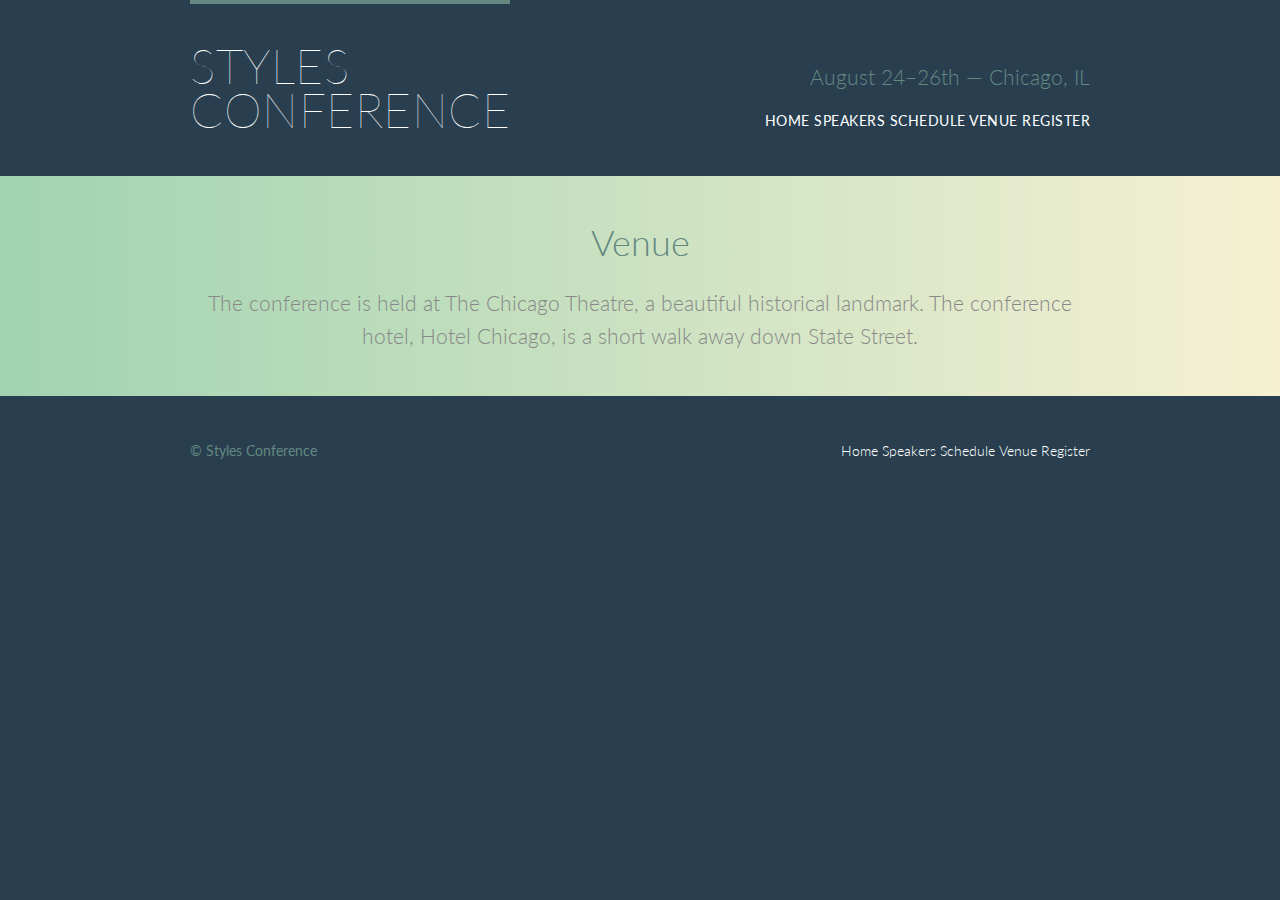
<file: venue.html>
<!DOCTYPE html>
<html lang="en">

  <head>
    <meta charset="utf-8">
    <title>Venue - Styles Conference</title>
    <link rel="stylesheet" href="assets/stylesheets/main.css">
    <link rel="stylesheet" href="http://fonts.googleapis.com/css?family=Lato:100,300,400">
  </head>

  <body>

    <!-- Header -->

    <header class="primary-header container group">

      <h1 class="logo">
        <a href="index.html">Styles <br> Conference</a>
      </h1>

      <h3 class="tagline">August 24&ndash;26th &mdash; Chicago, IL</h3>

      <nav class="nav primary-nav">
        <a href="index.html">Home</a>
        <a href="speakers.html">Speakers</a>
        <a href="schedule.html">Schedule</a>
        <a href="venue.html">Venue</a>
        <a href="register.html">Register</a>
      </nav>

    </header>

    <!-- Lead -->

    <section class="row-alt">
      <div class="lead container">

        <h1>Venue</h1>

        <p>The conference is held at The Chicago Theatre, a beautiful historical landmark. The conference hotel, Hotel Chicago, is a short walk away down State Street.</p>

      </div>
    </section>

    <!-- Footer -->

    <footer class="primary-footer container group">

      <small>&copy; Styles Conference</small>

      <nav class="nav">
        <a href="index.html">Home</a>
        <a href="speakers.html">Speakers</a>
        <a href="schedule.html">Schedule</a>
        <a href="venue.html">Venue</a>
        <a href="register.html">Register</a>
      </nav>

    </footer>

  </body>
</html>
</file>
<file: assets/stylesheets/main.css>
/* http://meyerweb.com/eric/tools/css/reset/
   v2.0 | 20110126
   License: none (public domain)
*/

 
html, body, div, span, applet, object, iframe,
h1, h2, h3, h4, h5, h6, p, blockquote, pre,
a, abbr, acronym, address, big, cite, code,
del, dfn, em, img, ins, kbd, q, s, samp,
small, strike, strong, sub, sup, tt, var,
b, u, i, center,
dl, dt, dd, ol, ul, li,
fieldset, form, label, legend,
table, caption, tbody, tfoot, thead, tr, th, td,
article, aside, canvas, details, embed,
figure, figcaption, footer, header, hgroup,
menu, nav, output, ruby, section, summary,
time, mark, audio, video {
  margin: 0;
  padding: 0;
  border: 0;
  font-size: 100%;
  font: inherit;
  vertical-align: baseline;
}
/* HTML5 display-role reset for older browsers */
article, aside, details, figcaption, figure,
footer, header, hgroup, menu, nav, section {
  display: block;
}
body {
  line-height: 1;
}
ol, ul {
  list-style: none;
}
blockquote, q {
  quotes: none;
}
blockquote:before, blockquote:after,
q:before, q:after {
  content: '';
  content: none;
}
table {
  border-collapse: collapse;
  border-spacing: 0;
}

/*
  ========================================
  Custom styles
  ========================================
*/

body {
  background: #293f50;
  color: #888;
  font: 300 16px/22px "Lato", "Open Sans", "Helvetica Neue", Helvetica, Arial, sans-serif;
}

/*
  ========================================
  Grid
  ========================================
*/

*,
*:before,
*:after {
  -webkit-box-sizing: border-box;
     -moz-box-sizing: border-box;
          box-sizing: border-box;
}
.container,
.grid {
  margin: 0 auto;
  width: 960px;
}
.container {
  padding-left: 30px;
  padding-right: 30px;
}
.grid,
.col-1-3,
.col-2-3 {
  padding-left: 15px;
  padding-right: 15px;
}
.col-1-3,
.col-2-3  {
  display: inline-block;
  vertical-align: top;
}
.col-1-3 {
  width: 33.33%;
}
.col-2-3 {
  width: 66.66%;
}

/*
  ========================================
  Clearfix
  ========================================
*/

.group:before,
.group:after {
  content: "";
  display: table;
}
.group:after {
  clear: both;
}
.group {
  clear: both;
  *zoom 1;
}

/*
  ========================================
  Rows
  ========================================
*/

.row,
.row-alt {
  min-width: 960px;
}
.row {
  background: #fff;
  padding: 66px 0 44px 0;
}
.row-alt {
  background: #cbe2c1;
  background: -webkit-linear-gradient(to right, #a1d3b0, #f6f1d3);
  background:    -moz-linear-gradient(to right, #a1d3b0, #f6f1d3);
  background:         linear-gradient(to right, #a1d3b0, #f6f1d3);
  padding: 44px 0 22px 0;
}

/*
  ========================================
  Typography
  ========================================
*/

h1, h2, h3, h4 {
  color: #648880;
}
h1, h3, h4, h5, p {
  margin-bottom: 22px;
}
h1 {
  font-size: 36px;
  line-height: 44px;
}
h2 {
  font-size: 24px;
  line-height: 44px;
}
h3 {
  font-size: 21px;
}
h4 {
  font-size: 18px;
}
h5 {
  color: #a9b2b9;
  font-size: 14px;
  font-weight: 400;
  text-transform: uppercase;
}
strong {
  font-weight: 400;
}
cite,
em {
  font-style: italic;
}

/*
  ========================================
  Leads
  ========================================
*/

.lead {
  text-align: center;
}
.lead p {
  font-size: 21px;
  line-height: 33px;
}

/*
  ========================================
  Links
  ========================================
*/

a {
  color: #648880;
  text-decoration: none;
}
a:hover {
  color: #a9b2b9;
}
p a {
  border-bottom: 1px solid #dfe2e5;
}
.primary-header a,
.primary-footer a {
  color: #fff;
}
.primary-header a:hover,
.primary-footer a:hover {
  color: #648880;
}

/*
  ========================================
  Buttons
  ========================================
*/

.btn {
  border-radius: 5px;
  color: #fff;
  cursor: pointer;
  display: inline-block;
  font-weight: 400;
  letter-spacing: .5px;
  margin: 0;
  text-transform: uppercase;
}
.btn-alt {
  border: 1px solid #fff;
  padding: 10px 30px;
}
.btn-alt:hover {
  background: #fff;
  color: #648880;
}
.btn-default{
  border:0;
  background: #648880;
  padding: 11px 30px;
  font-size: 14px;
}
.btn-default:hover {
  background: #77a198;
}
/*
  ========================================
  Primary header
  ========================================
*/

.logo {
  border-top: 4px solid #648880;
  float: left;
  font-size: 48px;
  font-weight: 100;
  letter-spacing: .5px;
  line-height: 44px;
  padding: 40px 0 22px 0;
  text-transform: uppercase;
}
.tagline {
  margin: 66px 0 22px 0;
  text-align: right;
}
.primary-nav {
  font-size: 14px;
  font-weight: 400;
  letter-spacing: .5px;
  text-transform: uppercase;
}

/*
  ========================================
  Primary footer
  ========================================
*/

.primary-footer {
  color: #648880;
  font-size: 14px;
  padding-bottom: 44px;
  padding-top: 44px;
}
.primary-footer small {
  float: left;
  font-weight: 400;
}

/*
  ========================================
  Navigation
  ========================================
*/

.nav {
  text-align: right;
}
.nav li {
  display: inline-block;
  margin: 0 10px;
  vertical-align: top;
}
.nav li:last-child {
  margin-right: 0;
}

/*
  ========================================
  Home
  ========================================
*/

.hero {
  color: #fff;
  line-height: 44px;
  padding: 22px 80px 66px 80px;
  text-align: center;
}
.hero h2 {
  font-size: 36px;
}
.hero p {
  font-size: 24px;
  font-weight: 100;
}
.teaser a:hover h3 {
  color: #a9b2b9;
}
.teaser img {
  border-radius: 5px;
  display: block;
  margin-bottom: 22px;
  max-width: 100%
}

/*
  ========================================
  Speakers
  ========================================
*/

.speaker {
  margin-bottom: 44px;
}
.speaker-info {
  border: 1px solid #dfe2e5;
  border-radius: 5px;
  margin-top: 88px;
  padding-bottom: 22px;
  text-align: center;
}
.speaker-info img {
  border-radius: 50%;
  height: 130px;
  margin: -66px 0 22px 0;
  vertical-align: top;
}

/*
  ========================================
  Venue
  ========================================
*/

.venue-theatre {
  margin-bottom: 66px;
}
.venue-hotel {
  margin-bottom: 22px;
}
.venue-map {
  height: 264px;
}

/*
  ========================================
  Register
  ========================================
*/
.why-attend{
  list-style-type:square;
  margin: 0 0 22px 30px;
}
form{
  margin-bottom: 22px;
}
input,
select,
textarea{
      font: 300 16px/22px "Lato", "Open Sans", "Helvetica Neue", Helvetica, Arial, sans-serif;
}
.register-group label {
  color: #648880;
  cursor: pointer;
  font-weight:400;
}
.register-group input,
.register-group select,
.register-group textarea{
  border: 1px solid #c6c9cc;
  border-radius: 5px;
  color: #888;
  display: block;
  margin:5px 0 27px 0;
  padding: 5px 8px;
}
.register-group input,
.register-group textarea {
  width: 100%;
}
.register-group select {
  height: 34px;
  width: 60px;
}
.register-group textarea {
  height: 78px;
}

/*
  ========================================
  Schedule
  ========================================
*/
table{
  margin-bottom:44px;
  width:100%;
}
table:last-child{
  margin-bottom:0;
}
th,
td{
  padding-bottom:22px;
  vertical-align:top;
}
th {
  padding-right: 45px;
  text-align: right;
  width: 20%;
}
td {
  width: 40%;
}
thead {
  line-height: 44px;
}
thead th {
  color: #648880;
  font-size: 24px;
}
tbody th {
  color: #a9b2b9;
  font-size:14px;
  font-weight:400;
  padding-top:22px;
  text-transform: uppercase;
}
tbody td {
  border-top: 1px solid #dfe2e5;
  padding-top: 21px;
}
tbody td:first-of-type {
  padding-right: 15px;
}
tbody td:last-of-type {
  padding-left: 15px;
}
tbody td:only-of-type {
  padding-left: 0;
  padding-right: 0;
}
</file>
